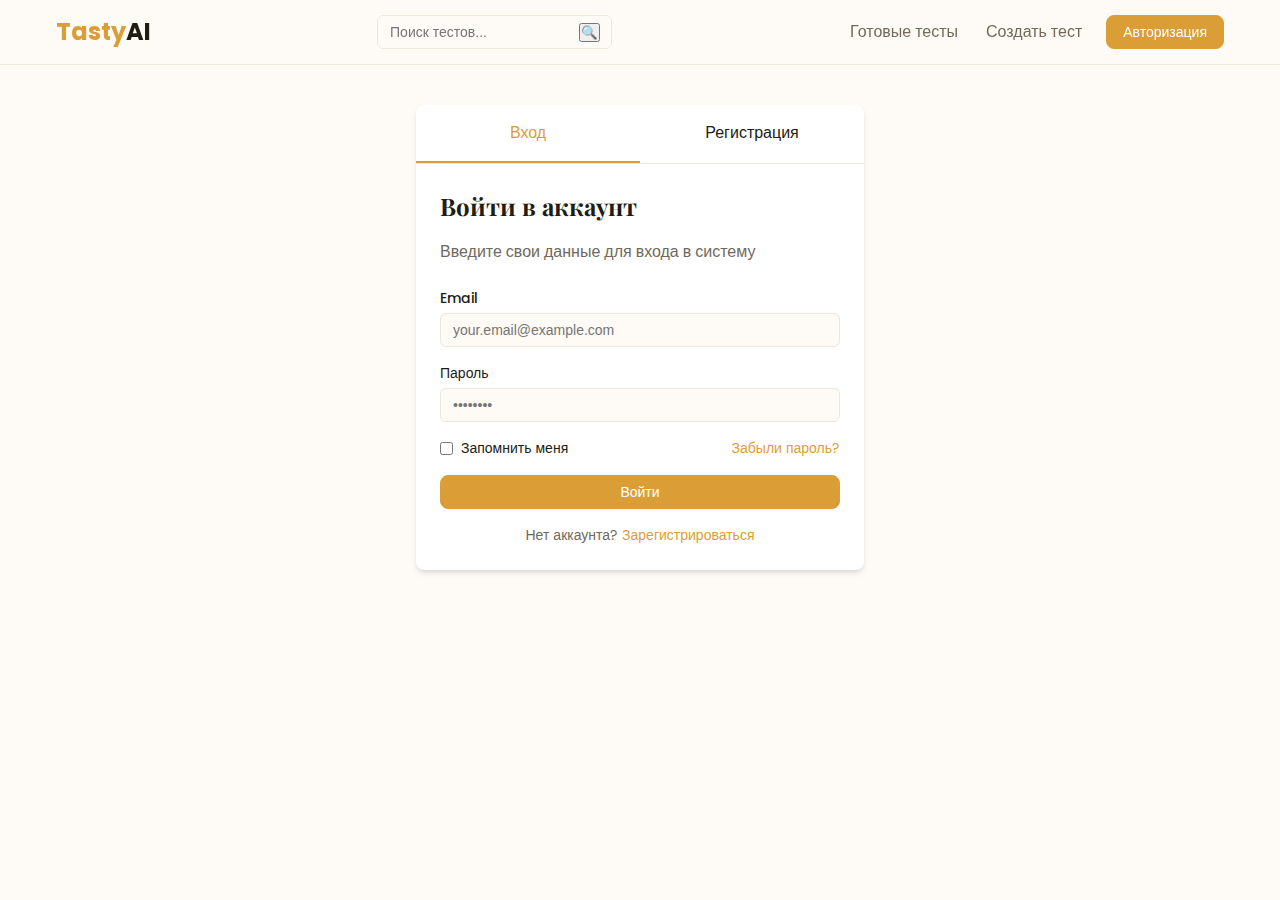
<file: tastyai-project/html/auth.html>
<!DOCTYPE html>
<html lang="ru">
<head>
  <meta charset="UTF-8">
  <meta name="viewport" content="width=device-width, initial-scale=1.0">
  <title>Авторизация - TastyAI</title>
  <link rel="stylesheet" href="../files/css/styles-auth.css">
  <link rel="icon" href="../files/images/favicon.ico">
  <link href="https://fonts.googleapis.com/css2?family=Poppins:wght@300;400;500;600;700&family=Playfair+Display:wght@400;500;600;700&display=swap" rel="stylesheet">
</head>
<body>
  <!-- Хедер -->
  <header class="header">
    <div class="container flex h-16 items-center justify-between">
      <a href="index.html" class="flex items-center gap-2 animate-fade-in">
        <span class="text-2xl font-bold">
          <span class="text-tasty">Tasty</span><span>AI</span>
        </span>
      </a>
      
      <!-- Поисковая строка -->
      <form class="hidden md:flex relative max-w-sm items-center animate-fade-in">
        <input
          type="text"
          placeholder="Поиск тестов..."
          class="w-full rounded-md border border-input bg-background px-3 py-2 text-sm ring-offset-background placeholder:text-muted-foreground focus-visible:outline-none focus-visible:ring-2 focus-visible:ring-ring focus-visible:ring-offset-2 pr-10"
        >
        <button type="submit" class="absolute right-3 text-muted-foreground hover:text-foreground">
          <span class="search-icon">🔍</span>
        </button>
      </form>
      
      <!-- Навигация -->
      <nav class="hidden md:flex items-center gap-1 animate-fade-in">
        <a href="tests.html" class="nav-link">Готовые тесты</a>
        <a href="create-test.html" class="nav-link">Создать тест</a>
        <a href="auth.html">
          <button class="ml-2 bg-tasty border-tasty text-white hover:bg-tasty-dark btn btn-primary">
            Авторизация
          </button>
        </a>
      </nav>
      
      <!-- Мобильное меню -->
      <button class="md:hidden menu-button">
        <span class="menu-icon">☰</span>
      </button>
    </div>
    
    <!-- Мобильное меню (скрыто по умолчанию) -->
    <div class="mobile-menu md:hidden animate-fade-in" style="display: none;">
      <div class="container py-4 flex flex-col gap-4">
        <form class="flex relative items-center">
          <input
            type="text"
            placeholder="Поиск тестов..."
            class="w-full rounded-md border border-input bg-background px-3 py-2 text-sm ring-offset-background placeholder:text-muted-foreground focus-visible:outline-none focus-visible:ring-2 focus-visible:ring-ring focus-visible:ring-offset-2 pr-10"
          >
          <button type="submit" class="absolute right-3 text-muted-foreground hover:text-foreground">
            <span class="search-icon">🔍</span>
          </button>
        </form>
        
        <nav class="flex flex-col items-start gap-3">
          <a href="tests.html" class="text-lg font-medium">Готовые тесты</a>
          <a href="create-test.html" class="text-lg font-medium">Создать тест</a>
          <a href="auth.html">
            <button class="w-full bg-tasty hover:bg-tasty-dark text-white btn btn-primary">
              Авторизация
            </button>
          </a>
        </nav>
      </div>
    </div>
  </header>

  <main class="flex-1">
    <section class="py-10">
      <div class="container px-4 md:px-6">
        <div class="max-w-md mx-auto bg-card rounded-lg shadow-md overflow-hidden animate-fade-in">
          <!-- Табы авторизации -->
          <div class="auth-tabs">
            <div class="auth-tab active" data-tab="login">Вход</div>
            <div class="auth-tab" data-tab="register">Регистрация</div>
          </div>
          
          <!-- Содержимое табов -->
          <div class="p-6">
            <!-- Таб "Вход" -->
            <div class="tab-content active" id="login-tab">
              <h2 class="text-2xl font-bold mb-4">Войти в аккаунт</h2>
              <p class="text-muted-foreground mb-6">
                Введите свои данные для входа в систему
              </p>
              
              <form class="space-y-4">
                <div>
                  <label for="login-email" class="block text-sm font-medium mb-1">
                    Email
                  </label>
                  <input
                    type="email"
                    id="login-email"
                    class="w-full rounded-md border border-input bg-background px-3 py-2 text-sm focus-visible:outline-none focus-visible:ring-2 focus-visible:ring-ring"
                    placeholder="your.email@example.com"
                  />
                </div>
                
                <div>
                  <label for="login-password" class="block text-sm font-medium mb-1">
                    Пароль
                  </label>
                  <input
                    type="password"
                    id="login-password"
                    class="w-full rounded-md border border-input bg-background px-3 py-2 text-sm focus-visible:outline-none focus-visible:ring-2 focus-visible:ring-ring"
                    placeholder="••••••••"
                  />
                </div>
                
                <div class="flex items-center justify-between">
                  <label class="flex items-center">
                    <input type="checkbox" class="mr-2" />
                    <span class="text-sm">Запомнить меня</span>
                  </label>
                  
                  <a href="#" class="text-sm text-tasty hover:underline">Забыли пароль?</a>
                </div>
                
                <button type="submit" class="w-full bg-tasty hover:bg-tasty-dark text-white btn btn-primary py-2">
                  Войти
                </button>
                
                <div class="text-center mt-4">
                  <p class="text-sm text-muted-foreground">
                    Нет аккаунта?
                    <a href="#" class="text-tasty hover:underline auth-switch" data-target="register">Зарегистрироваться</a>
                  </p>
                </div>
              </form>
            </div>
            
            <!-- Таб "Регистрация" -->
            <div class="tab-content" id="register-tab" style="display: none;">
              <h2 class="text-2xl font-bold mb-4">Создать аккаунт</h2>
              <p class="text-muted-foreground mb-6">
                Зарегистрируйтесь, чтобы получить доступ ко всем функциям платформы
              </p>
              
              <form class="space-y-4">
                <div>
                  <label for="register-name" class="block text-sm font-medium mb-1">
                    Имя
                  </label>
                  <input
                    type="text"
                    id="register-name"
                    class="w-full rounded-md border border-input bg-background px-3 py-2 text-sm focus-visible:outline-none focus-visible:ring-2 focus-visible:ring-ring"
                    placeholder="Ваше имя"
                  />
                </div>
                
                <div>
                  <label for="register-email" class="block text-sm font-medium mb-1">
                    Email
                  </label>
                  <input
                    type="email"
                    id="register-email"
                    class="w-full rounded-md border border-input bg-background px-3 py-2 text-sm focus-visible:outline-none focus-visible:ring-2 focus-visible:ring-ring"
                    placeholder="your.email@example.com"
                  />
                </div>
                
                <div>
                  <label for="register-password" class="block text-sm font-medium mb-1">
                    Пароль
                  </label>
                  <input
                    type="password"
                    id="register-password"
                    class="w-full rounded-md border border-input bg-background px-3 py-2 text-sm focus-visible:outline-none focus-visible:ring-2 focus-visible:ring-ring"
                    placeholder="••••••••"
                  />
                </div>
                
                <div>
                  <label for="register-password-confirm" class="block text-sm font-medium mb-1">
                    Подтверждение пароля
                  </label>
                  <input
                    type="password"
                    id="register-password-confirm"
                    class="w-full rounded-md border border-input bg-background px-3 py-2 text-sm focus-visible:outline-none focus-visible:ring-2 focus-visible:ring-ring"
                    placeholder="••••••••"
                  />
                </div>
                
                <label class="flex items-center">
                  <input type="checkbox" class="mr-2" />
                  <span class="text-sm">Я согласен с <a href="#" class="text-tasty hover:underline">условиями использования</a></span>
                </label>
                
                <button type="submit" class="w-full bg-tasty hover:bg-tasty-dark text-white btn btn-primary py-2">
                  Зарегистрироваться
                </button>
                
                <div class="text-center mt-4">
                  <p class="text-sm text-muted-foreground">
                    Уже есть аккаунт?
                    <a href="#" class="text-tasty hover:underline auth-switch" data-target="login">Войти</a>
                  </p>
                </div>
              </form>
            </div>
          </div>
        </div>
      </div>
    </section>
  </main>

  <script src="../files/js/auth.js"></script>
</body>
</html>
</file>
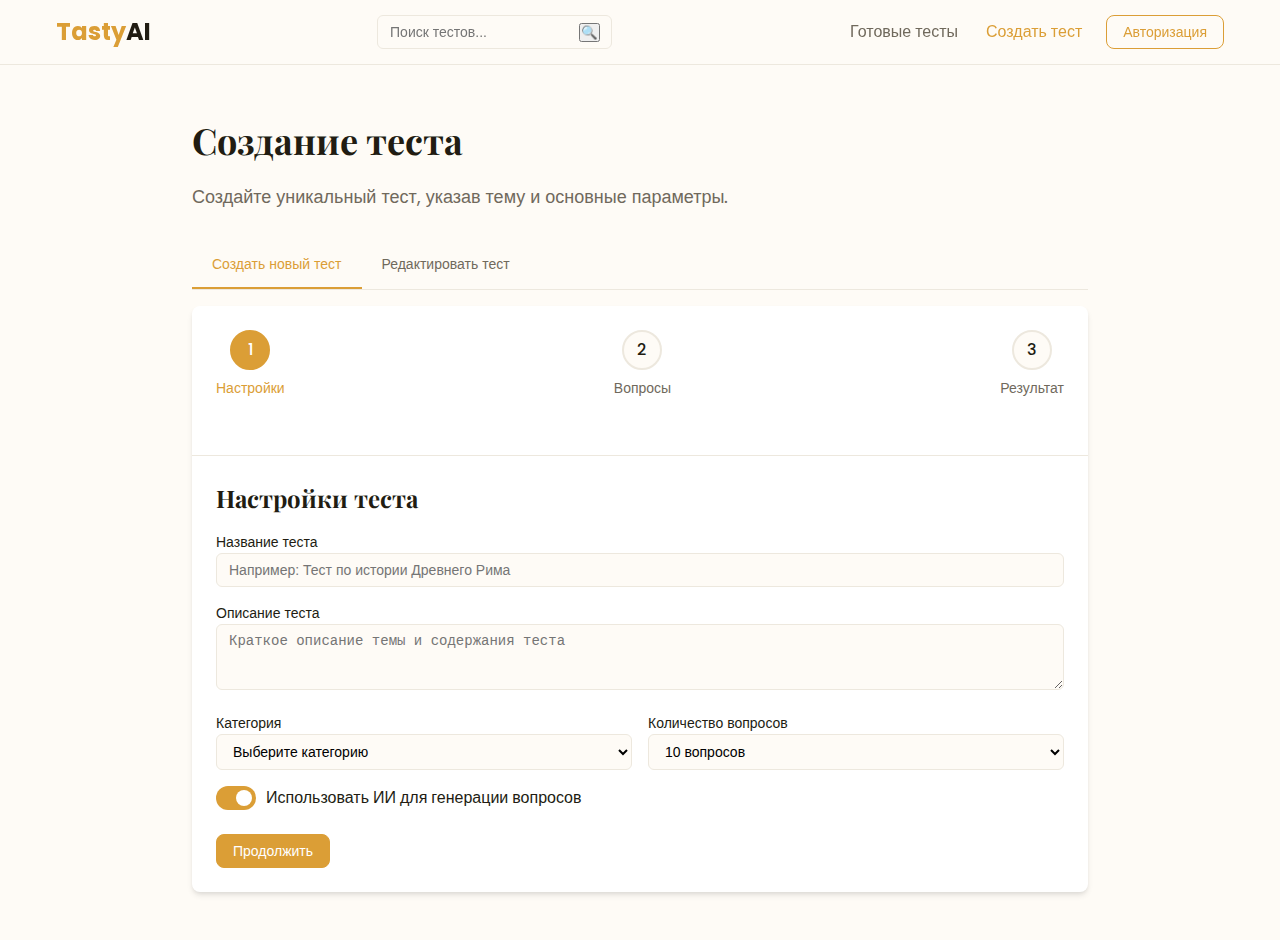
<file: tastyai-project/html/create-test.html>
<!DOCTYPE html>
<html lang="ru">
<head>
  <meta charset="UTF-8">
  <meta name="viewport" content="width=device-width, initial-scale=1.0">
  <title>Создать тест - TastyAI</title>
  <link rel="stylesheet" href="../files/css/styles-create-test.css">
  <link rel="icon" href="../files/images/favicon.ico">
  <link href="https://fonts.googleapis.com/css2?family=Poppins:wght@300;400;500;600;700&family=Playfair+Display:wght@400;500;600;700&display=swap" rel="stylesheet">
</head>
<body>
  <!-- Хедер -->
  <header class="header">
    <div class="container flex h-16 items-center justify-between">
      <a href="index.html" class="flex items-center gap-2 animate-fade-in">
        <span class="text-2xl font-bold">
          <span class="text-tasty">Tasty</span><span>AI</span>
        </span>
      </a>
      
      <!-- Поисковая строка -->
      <form class="hidden md:flex relative max-w-sm items-center animate-fade-in">
        <input
          type="text"
          placeholder="Поиск тестов..."
          class="w-full rounded-md border border-input bg-background px-3 py-2 text-sm ring-offset-background placeholder:text-muted-foreground focus-visible:outline-none focus-visible:ring-2 focus-visible:ring-ring focus-visible:ring-offset-2 pr-10"
        >
        <button type="submit" class="absolute right-3 text-muted-foreground hover:text-foreground">
          <span class="search-icon">🔍</span>
        </button>
      </form>
      
      <!-- Навигация -->
      <nav class="hidden md:flex items-center gap-1 animate-fade-in">
        <a href="tests.html" class="nav-link">Готовые тесты</a>
        <a href="create-test.html" class="nav-link text-tasty">Создать тест</a>
        <a href="auth.html">
          <button class="ml-2 border-tasty text-tasty hover:bg-tasty hover:text-white btn btn-outline">
            Авторизация
          </button>
        </a>
      </nav>
      
      <!-- Мобильное меню -->
      <button class="md:hidden menu-button">
        <span class="menu-icon">☰</span>
      </button>
    </div>
    
    <!-- Мобильное меню (скрыто по умолчанию) -->
    <div class="mobile-menu md:hidden animate-fade-in" style="display: none;">
      <div class="container py-4 flex flex-col gap-4">
        <form class="flex relative items-center">
          <input
            type="text"
            placeholder="Поиск тестов..."
            class="w-full rounded-md border border-input bg-background px-3 py-2 text-sm ring-offset-background placeholder:text-muted-foreground focus-visible:outline-none focus-visible:ring-2 focus-visible:ring-ring focus-visible:ring-offset-2 pr-10"
          >
          <button type="submit" class="absolute right-3 text-muted-foreground hover:text-foreground">
            <span class="search-icon">🔍</span>
          </button>
        </form>
        
        <nav class="flex flex-col items-start gap-3">
          <a href="tests.html" class="text-lg font-medium">Готовые тесты</a>
          <a href="create-test.html" class="text-lg font-medium text-tasty">Создать тест</a>
          <a href="auth.html">
            <button class="w-full bg-tasty hover:bg-tasty-dark text-white btn btn-primary">
              Авторизация
            </button>
          </a>
        </nav>
      </div>
    </div>
  </header>

  <main class="flex-1">
    <section class="py-12">
      <div class="container px-4 md:px-6">
        <div class="max-w-4xl mx-auto">
          <div class="mb-8 animate-fade-in">
            <h1 class="text-3xl md:text-4xl font-bold mb-4">Создание теста</h1>
            <p class="text-lg text-muted-foreground">
              Создайте уникальный тест, указав тему и основные параметры.
            </p>
          </div>
          
          <!-- Режим редактирования или создания -->
          <div class="edit-tabs animate-fade-in">
            <div class="edit-tab active" data-tab="create">Создать новый тест</div>
            <div class="edit-tab" data-tab="edit">Редактировать тест</div>
          </div>
          
          <!-- Содержимое табов -->
          <div class="bg-card rounded-lg shadow-md overflow-hidden animate-fade-in">
            <!-- Содержимое таба "Создать" -->
            <div class="tab-content active" id="create-tab">
              <!-- Индикатор шагов -->
              <div class="p-6 border-b">
                <div class="stepper">
                  <div class="step active">
                    <div class="step-circle">1</div>
                    <span class="step-label">Настройки</span>
                  </div>
                  <div class="step">
                    <div class="step-circle">2</div>
                    <span class="step-label">Вопросы</span>
                  </div>
                  <div class="step">
                    <div class="step-circle">3</div>
                    <span class="step-label">Результат</span>
                  </div>
                </div>
              </div>
              
              <!-- Содержимое шагов -->
              <div class="p-6">
                <!-- Шаг 1: Настройки -->
                <div class="step-content active">
                  <h2 class="text-xl font-bold mb-4">Настройки теста</h2>
                  <form class="space-y-4">
                    <div>
                      <label for="test-title" class="block text-sm font-medium mb-1">
                        Название теста
                      </label>
                      <input
                        type="text"
                        id="test-title"
                        class="w-full rounded-md border border-input bg-background px-3 py-2 text-sm focus-visible:outline-none focus-visible:ring-2 focus-visible:ring-ring"
                        placeholder="Например: Тест по истории Древнего Рима"
                      />
                    </div>
                    
                    <div>
                      <label for="test-description" class="block text-sm font-medium mb-1">
                        Описание теста
                      </label>
                      <textarea
                        id="test-description"
                        rows="3"
                        class="w-full rounded-md border border-input bg-background px-3 py-2 text-sm focus-visible:outline-none focus-visible:ring-2 focus-visible:ring-ring"
                        placeholder="Краткое описание темы и содержания теста"
                      ></textarea>
                    </div>
                    
                    <div class="grid grid-cols-1 md:grid-cols-2 gap-4">
                      <div>
                        <label for="test-category" class="block text-sm font-medium mb-1">
                          Категория
                        </label>
                        <select
                          id="test-category"
                          class="w-full rounded-md border border-input bg-background px-3 py-2 text-sm focus-visible:outline-none focus-visible:ring-2 focus-visible:ring-ring"
                        >
                          <option value="" disabled selected>Выберите категорию</option>
                          <option value="science">Наука</option>
                          <option value="history">История</option>
                          <option value="art">Искусство</option>
                          <option value="tech">Технологии</option>
                          <option value="fun">Развлечения</option>
                        </select>
                      </div>
                      
                      <div>
                        <label for="test-questions" class="block text-sm font-medium mb-1">
                          Количество вопросов
                        </label>
                        <select
                          id="test-questions"
                          class="w-full rounded-md border border-input bg-background px-3 py-2 text-sm focus-visible:outline-none focus-visible:ring-2 focus-visible:ring-ring"
                        >
                          <option value="5">5 вопросов</option>
                          <option value="10" selected>10 вопросов</option>
                          <option value="15">15 вопросов</option>
                          <option value="20">20 вопросов</option>
                        </select>
                      </div>
                    </div>
                    
                    <!-- Переключатель для использования ИИ -->
                    <div class="switch-container">
                      <label class="switch">
                        <input type="checkbox" id="use-ai" checked>
                        <span class="slider"></span>
                      </label>
                      <span>Использовать ИИ для генерации вопросов</span>
                    </div>
                  </form>
                  
                  <div class="mt-6 flex justify-end">
                    <button class="bg-tasty hover:bg-tasty-dark text-white btn btn-primary step-next">
                      Продолжить
                    </button>
                  </div>
                </div>
                
                <!-- Шаг 2: Вопросы -->
                <div class="step-content" style="display: none;">
                  <h2 class="text-xl font-bold mb-4">Создание вопросов</h2>
                  
                  <div id="ai-mode">
                    <p class="text-muted-foreground mb-6">
                      На основе ваших настроек искусственный интеллект создаст уникальные вопросы для теста.
                    </p>
                    
                    <div class="mb-6">
                      <label for="test-prompt" class="block text-sm font-medium mb-1">
                        Дополнительные указания (необязательно)
                      </label>
                      <textarea
                        id="test-prompt"
                        rows="4"
                        class="w-full rounded-md border border-input bg-background px-3 py-2 text-sm focus-visible:outline-none focus-visible:ring-2 focus-visible:ring-ring"
                        placeholder="Укажите особые пожелания к содержанию теста, например: 'сфокусироваться на периоде правления Юлия Цезаря' или 'включить вопросы о культуре и архитектуре'"
                      ></textarea>
                    </div>
                    
                    <div class="text-center mt-8">
                      <button
                        id="generate-test"
                        class="bg-tasty hover:bg-tasty-dark text-white btn btn-primary px-6 py-3"
                      >
                        Сгенерировать вопросы
                      </button>
                    </div>
                  </div>
                  
                  <div id="manual-mode" style="display: none;">
                    <p class="text-muted-foreground mb-6">
                      Создайте вопросы для теста вручную, заполнив форму ниже.
                    </p>
                    
                    <div class="mb-4">
                      <h3 class="font-medium mb-2">Вопрос 1</h3>
                      <div class="space-y-3 border rounded-md p-4">
                        <div>
                          <label class="block text-sm font-medium mb-1">Текст вопроса</label>
                          <input
                            type="text"
                            class="w-full rounded-md border border-input bg-background px-3 py-2 text-sm"
                            placeholder="Введите вопрос"
                          />
                        </div>
                        
                        <div>
                          <label class="block text-sm font-medium mb-1">Варианты ответов</label>
                          <div class="space-y-2">
                            <div class="flex items-center gap-2">
                              <input type="radio" name="correct-1" checked />
                              <input
                                type="text"
                                class="w-full rounded-md border border-input bg-background px-3 py-2 text-sm"
                                placeholder="Вариант ответа 1"
                              />
                            </div>
                            <div class="flex items-center gap-2">
                              <input type="radio" name="correct-1" />
                              <input
                                type="text"
                                class="w-full rounded-md border border-input bg-background px-3 py-2 text-sm"
                                placeholder="Вариант ответа 2"
                              />
                            </div>
                            <div class="flex items-center gap-2">
                              <input type="radio" name="correct-1" />
                              <input
                                type="text"
                                class="w-full rounded-md border border-input bg-background px-3 py-2 text-sm"
                                placeholder="Вариант ответа 3"
                              />
                            </div>
                            <div class="flex items-center gap-2">
                              <input type="radio" name="correct-1" />
                              <input
                                type="text"
                                class="w-full rounded-md border border-input bg-background px-3 py-2 text-sm"
                                placeholder="Вариант ответа 4"
                              />
                            </div>
                          </div>
                        </div>
                      </div>
                    </div>
                    
                    <div class="flex justify-center mt-4">
                      <button class="border border-input hover:bg-muted text-foreground btn btn-outline add-question-button">
                        + Добавить вопрос
                      </button>
                    </div>
                  </div>
                  
                  <div class="mt-6 flex justify-between">
                    <button class="border border-input hover:bg-muted text-foreground btn btn-outline step-prev">
                      Назад
                    </button>
                    <button class="bg-tasty hover:bg-tasty-dark text-white btn btn-primary step-next">
                      Продолжить
                    </button>
                  </div>
                </div>
                
                <!-- Шаг 3: Результат -->
                <div class="step-content" style="display: none;">
                  <div class="text-center mb-6">
                    <div class="inline-flex p-4 rounded-full bg-tasty/10 mb-4">
                      <span class="text-tasty text-4xl">✓</span>
                    </div>
                    <h2 class="text-xl font-bold mb-2">Тест успешно создан!</h2>
                    <p class="text-muted-foreground">
                      Ваш тест готов к использованию. Вы можете поделиться им или начать прохождение.
                    </p>
                  </div>
                  
                  <div class="bg-secondary/50 rounded-lg p-4 mb-6">
                    <h3 class="font-medium mb-2">Информация о тесте</h3>
                    <ul class="space-y-1 text-sm">
                      <li><span class="text-muted-foreground">Название:</span> Тест по истории Древнего Рима</li>
                      <li><span class="text-muted-foreground">Категория:</span> История</li>
                      <li><span class="text-muted-foreground">Количество вопросов:</span> 10</li>
                    </ul>
                  </div>
                  
                  <div class="flex flex-col sm:flex-row gap-4">
                    <a href="solve-test.html" class="w-full">
                      <button class="w-full bg-tasty hover:bg-tasty-dark text-white btn btn-primary">
                        Пройти тест
                      </button>
                    </a>
                    <button class="w-full border-tasty text-tasty hover:bg-tasty/10 btn btn-outline">
                      Поделиться
                    </button>
                  </div>
                  
                  <div class="mt-6 flex justify-start">
                    <button class="border border-input hover:bg-muted text-foreground btn btn-outline step-prev">
                      Назад
                    </button>
                  </div>
                </div>
              </div>
            </div>
            
            <!-- Содержимое таба "Редактировать" -->
            <div class="tab-content" id="edit-tab" style="display: none;">
              <div class="p-6">
                <h2 class="text-xl font-bold mb-4">Редактирование теста</h2>
                <p class="text-muted-foreground mb-6">
                  Выберите тест для редактирования из списка ваших тестов.
                </p>
                
                <div class="mb-6">
                  <label for="edit-test-select" class="block text-sm font-medium mb-1">
                    Выберите тест
                  </label>
                  <select
                    id="edit-test-select"
                    class="w-full rounded-md border border-input bg-background px-3 py-2 text-sm focus-visible:outline-none focus-visible:ring-2 focus-visible:ring-ring"
                  >
                    <option value="" disabled selected>Выберите тест для редактирования</option>
                    <option value="test1">Космическая одиссея</option>
                    <option value="test2">Величайшие открытия</option>
                    <option value="test3">Мир искусственного интеллекта</option>
                  </select>
                </div>
                
                <div id="edit-test-form" class="space-y-4" style="display: none;">
                  <div>
                    <label for="edit-test-title" class="block text-sm font-medium mb-1">
                      Название теста
                    </label>
                    <input
                      type="text"
                      id="edit-test-title"
                      class="w-full rounded-md border border-input bg-background px-3 py-2 text-sm focus-visible:outline-none focus-visible:ring-2 focus-visible:ring-ring"
                      value="Космическая одиссея"
                    />
                  </div>
                  
                  <div>
                    <label for="edit-test-description" class="block text-sm font-medium mb-1">
                      Описание теста
                    </label>
                    <textarea
                      id="edit-test-description"
                      rows="3"
                      class="w-full rounded-md border border-input bg-background px-3 py-2 text-sm focus-visible:outline-none focus-visible:ring-2 focus-visible:ring-ring"
                    >Проверьте свои знания о космических исследованиях, планетах и звездных системах.</textarea>
                  </div>
                  
                  <div>
                    <label for="edit-test-category" class="block text-sm font-medium mb-1">
                      Категория
                    </label>
                    <select
                      id="edit-test-category"
                      class="w-full rounded-md border border-input bg-background px-3 py-2 text-sm focus-visible:outline-none focus-visible:ring-2 focus-visible:ring-ring"
                    >
                      <option value="science" selected>Наука</option>
                      <option value="history">История</option>
                      <option value="art">Искусство</option>
                      <option value="tech">Технологии</option>
                      <option value="fun">Развлечения</option>
                    </select>
                  </div>
                  
                  <div>
                    <label for="edit-test-questions" class="block text-sm font-medium mb-1">
                      Количество вопросов
                    </label>
                    <select
                      id="edit-test-questions"
                      class="w-full rounded-md border border-input bg-background px-3 py-2 text-sm focus-visible:outline-none focus-visible:ring-2 focus-visible:ring-ring"
                    >
                      <option value="5">5 вопросов</option>
                      <option value="10">10 вопросов</option>
                      <option value="15" selected>15 вопросов</option>
                      <option value="20">20 вопросов</option>
                    </select>
                  </div>
                  
                  <h3 class="text-lg font-medium mt-6 mb-3">Список вопросов</h3>
                  
                  <div class="mb-4">
                    <div class="flex justify-between items-center mb-2">
                      <h4 class="font-medium">Вопрос 1</h4>
                      <div class="flex gap-2">
                        <button class="text-sm text-tasty hover:underline edit-question-button" data-question="1">Редактировать</button>
                        <button class="text-sm text-red-500 hover:underline delete-question-button" data-question="1">Удалить</button>
                      </div>
                    </div>
                    <p class="text-sm text-muted-foreground">Какая планета является самой большой в Солнечной системе?</p>
                  </div>
                  
                  <div class="mb-4">
                    <div class="flex justify-between items-center mb-2">
                      <h4 class="font-medium">Вопрос 2</h4>
                      <div class="flex gap-2">
                        <button class="text-sm text-tasty hover:underline edit-question-button" data-question="2">Редактировать</button>
                        <button class="text-sm text-red-500 hover:underline delete-question-button" data-question="2">Удалить</button>
                      </div>
                    </div>
                    <p class="text-sm text-muted-foreground">Кто был первым человеком, полетевшим в космос?</p>
                  </div>
                  
                  <div class="mb-4">
                    <div class="flex justify-between items-center mb-2">
                      <h4 class="font-medium">Вопрос 3</h4>
                      <div class="flex gap-2">
                        <button class="text-sm text-tasty hover:underline edit-question-button" data-question="3">Редактировать</button>
                        <button class="text-sm text-red-500 hover:underline delete-question-button" data-question="3">Удалить</button>
                      </div>
                    </div>
                    <p class="text-sm text-muted-foreground">Какое приблизительное расстояние от Земли до Солнца?</p>
                  </div>
                  
                  <div class="flex justify-between mt-6">
                    <button class="border border-input hover:bg-muted text-foreground btn btn-outline add-question-button">
                      + Добавить вопрос
                    </button>
                    <button id="save-edit-button" class="bg-tasty hover:bg-tasty-dark text-white btn btn-primary">
                      Сохранить изменения
                    </button>
                  </div>
                </div>
              </div>
            </div>
          </div>
        </div>
      </div>
    </section>
  </main>

  <script src="../files/js/create-test.js"></script>
</body>
</html>
</file>
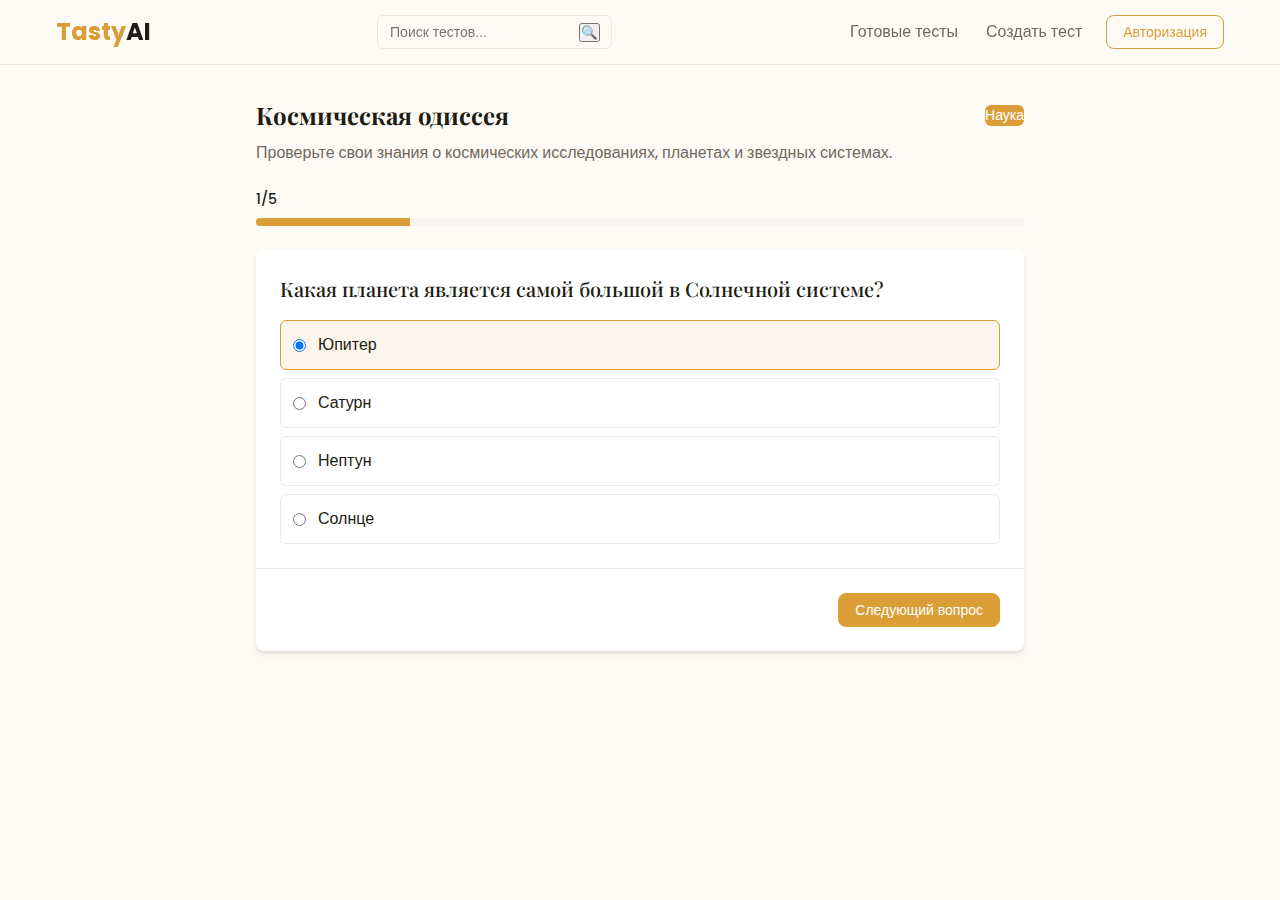
<file: tastyai-project/html/solve-test.html>
<!DOCTYPE html>
<html lang="ru">
<head>
  <meta charset="UTF-8">
  <meta name="viewport" content="width=device-width, initial-scale=1.0">
  <title>Прохождение теста - TastyAI</title>
  <link rel="stylesheet" href="../files/css/styles-solve-test.css">
  <link rel="icon" href="../files/images/favicon.ico">
  <link href="https://fonts.googleapis.com/css2?family=Poppins:wght@300;400;500;600;700&family=Playfair+Display:wght@400;500;600;700&display=swap" rel="stylesheet">
</head>
<body>
  <!-- Хедер -->
  <header class="header">
    <div class="container flex h-16 items-center justify-between">
      <a href="index.html" class="flex items-center gap-2 animate-fade-in">
        <span class="text-2xl font-bold">
          <span class="text-tasty">Tasty</span><span>AI</span>
        </span>
      </a>
      
      <!-- Поисковая строка -->
      <form class="hidden md:flex relative max-w-sm items-center animate-fade-in">
        <input
          type="text"
          placeholder="Поиск тестов..."
          class="w-full rounded-md border border-input bg-background px-3 py-2 text-sm ring-offset-background placeholder:text-muted-foreground focus-visible:outline-none focus-visible:ring-2 focus-visible:ring-ring focus-visible:ring-offset-2 pr-10"
        >
        <button type="submit" class="absolute right-3 text-muted-foreground hover:text-foreground">
          <span class="search-icon">🔍</span>
        </button>
      </form>
      
      <!-- Навигация -->
      <nav class="hidden md:flex items-center gap-1 animate-fade-in">
        <a href="tests.html" class="nav-link">Готовые тесты</a>
        <a href="create-test.html" class="nav-link">Создать тест</a>
        <a href="auth.html">
          <button class="ml-2 border-tasty text-tasty hover:bg-tasty hover:text-white btn btn-outline">
            Авторизация
          </button>
        </a>
      </nav>
      
      <!-- Мобильное меню -->
      <button class="md:hidden menu-button">
        <span class="menu-icon">☰</span>
      </button>
    </div>
    
    <!-- Мобильное меню (скрыто по умолчанию) -->
    <div class="mobile-menu md:hidden animate-fade-in" style="display: none;">
      <div class="container py-4 flex flex-col gap-4">
        <form class="flex relative items-center">
          <input
            type="text"
            placeholder="Поиск тестов..."
            class="w-full rounded-md border border-input bg-background px-3 py-2 text-sm ring-offset-background placeholder:text-muted-foreground focus-visible:outline-none focus-visible:ring-2 focus-visible:ring-ring focus-visible:ring-offset-2 pr-10"
          >
          <button type="submit" class="absolute right-3 text-muted-foreground hover:text-foreground">
            <span class="search-icon">🔍</span>
          </button>
        </form>
        
        <nav class="flex flex-col items-start gap-3">
          <a href="tests.html" class="text-lg font-medium">Готовые тесты</a>
          <a href="create-test.html" class="text-lg font-medium">Создать тест</a>
          <a href="auth.html">
            <button class="w-full bg-tasty hover:bg-tasty-dark text-white btn btn-primary">
              Авторизация
            </button>
          </a>
        </nav>
      </div>
    </div>
  </header>

  <main class="flex-1">
    <section class="py-8">
      <div class="container px-4 md:px-6">
        <div class="max-w-3xl mx-auto animate-fade-in">
          <div class="mb-6">
            <div class="flex justify-between items-center mb-2">
              <h1 class="text-2xl font-bold">Космическая одиссея</h1>
              <span class="text-sm bg-tasty text-white px-2 py-1 rounded-md">Наука</span>
            </div>
            <p class="text-muted-foreground">
              Проверьте свои знания о космических исследованиях, планетах и звездных системах.
            </p>
          </div>
          
          <!-- Прогресс и номер вопроса -->
          <div class="mb-6">
            <div class="flex justify-between items-center mb-2">
              <span class="text-sm font-medium question-counter">1/5</span>
            </div>
            <div class="progress-container">
              <div class="progress-bar" style="width: 20%"></div>
            </div>
          </div>
          
          <!-- Контент теста -->
          <div class="bg-card rounded-lg shadow-md overflow-hidden">
            <!-- Вопрос 1 -->
            <div class="question-content active">
              <div class="p-6 border-b">
                <h2 class="text-xl font-medium mb-4">Какая планета является самой большой в Солнечной системе?</h2>
                
                <div class="space-y-2">
                  <div class="answer-option selected" data-question="0" data-answer="0">
                    <input type="radio" id="q1-a1" name="question1" checked />
                    <label for="q1-a1">Юпитер</label>
                  </div>
                  <div class="answer-option" data-question="0" data-answer="1">
                    <input type="radio" id="q1-a2" name="question1" />
                    <label for="q1-a2">Сатурн</label>
                  </div>
                  <div class="answer-option" data-question="0" data-answer="2">
                    <input type="radio" id="q1-a3" name="question1" />
                    <label for="q1-a3">Нептун</label>
                  </div>
                  <div class="answer-option" data-question="0" data-answer="3">
                    <input type="radio" id="q1-a4" name="question1" />
                    <label for="q1-a4">Солнце</label>
                  </div>
                </div>
              </div>
              
              <div class="p-6 flex justify-end">
                <button class="bg-tasty hover:bg-tasty-dark text-white btn btn-primary next-question">
                  Следующий вопрос
                </button>
              </div>
            </div>
            
            <!-- Вопрос 2 -->
            <div class="question-content">
              <div class="p-6 border-b">
                <h2 class="text-xl font-medium mb-4">Кто был первым человеком, полетевшим в космос?</h2>
                
                <div class="space-y-2">
                  <div class="answer-option" data-question="1" data-answer="0">
                    <input type="radio" id="q2-a1" name="question2" />
                    <label for="q2-a1">Нил Армстронг</label>
                  </div>
                  <div class="answer-option" data-question="1" data-answer="1">
                    <input type="radio" id="q2-a2" name="question2" />
                    <label for="q2-a2">Баз Олдрин</label>
                  </div>
                  <div class="answer-option selected" data-question="1" data-answer="2">
                    <input type="radio" id="q2-a3" name="question2" checked />
                    <label for="q2-a3">Юрий Гагарин</label>
                  </div>
                  <div class="answer-option" data-question="1" data-answer="3">
                    <input type="radio" id="q2-a4" name="question2" />
                    <label for="q2-a4">Валентина Терешкова</label>
                  </div>
                </div>
              </div>
              
              <div class="p-6 flex justify-between">
                <button class="border border-input hover:bg-muted text-foreground btn btn-outline prev-question">
                  Назад
                </button>
                <button class="bg-tasty hover:bg-tasty-dark text-white btn btn-primary next-question">
                  Следующий вопрос
                </button>
              </div>
            </div>
            
            <!-- Вопрос 3 -->
            <div class="question-content">
              <div class="p-6 border-b">
                <h2 class="text-xl font-medium mb-4">Какое приблизительное расстояние от Земли до Солнца?</h2>
                
                <div class="space-y-2">
                  <div class="answer-option" data-question="2" data-answer="0">
                    <input type="radio" id="q3-a1" name="question3" />
                    <label for="q3-a1">1 миллион километров</label>
                  </div>
                  <div class="answer-option selected" data-question="2" data-answer="1">
                    <input type="radio" id="q3-a2" name="question3" checked />
                    <label for="q3-a2">150 миллионов километров</label>
                  </div>
                  <div class="answer-option" data-question="2" data-answer="2">
                    <input type="radio" id="q3-a3" name="question3" />
                    <label for="q3-a3">300 миллионов километров</label>
                  </div>
                  <div class="answer-option" data-question="2" data-answer="3">
                    <input type="radio" id="q3-a4" name="question3" />
                    <label for="q3-a4">1 миллиард километров</label>
                  </div>
                </div>
              </div>
              
              <div class="p-6 flex justify-between">
                <button class="border border-input hover:bg-muted text-foreground btn btn-outline prev-question">
                  Назад
                </button>
                <button class="bg-tasty hover:bg-tasty-dark text-white btn btn-primary next-question">
                  Следующий вопрос
                </button>
              </div>
            </div>
            
            <!-- Вопрос 4 -->
            <div class="question-content">
              <div class="p-6 border-b">
                <h2 class="text-xl font-medium mb-4">Какая галактика находится ближе всего к Млечному Пути?</h2>
                
                <div class="space-y-2">
                  <div class="answer-option selected" data-question="3" data-answer="0">
                    <input type="radio" id="q4-a1" name="question4" checked />
                    <label for="q4-a1">Галактика Андромеды</label>
                  </div>
                  <div class="answer-option" data-question="3" data-answer="1">
                    <input type="radio" id="q4-a2" name="question4" />
                    <label for="q4-a2">Большое Магелланово Облако</label>
                  </div>
                  <div class="answer-option" data-question="3" data-answer="2">
                    <input type="radio" id="q4-a3" name="question4" />
                    <label for="q4-a3">Галактика Сомбреро</label>
                  </div>
                  <div class="answer-option" data-question="3" data-answer="3">
                    <input type="radio" id="q4-a4" name="question4" />
                    <label for="q4-a4">Галактика Треугольника</label>
                  </div>
                </div>
              </div>
              
              <div class="p-6 flex justify-between">
                <button class="border border-input hover:bg-muted text-foreground btn btn-outline prev-question">
                  Назад
                </button>
                <button class="bg-tasty hover:bg-tasty-dark text-white btn btn-primary next-question">
                  Следующий вопрос
                </button>
              </div>
            </div>
            
            <!-- Вопрос 5 -->
            <div class="question-content">
              <div class="p-6 border-b">
                <h2 class="text-xl font-medium mb-4">Какое космическое тело вызывает приливы и отливы на Земле?</h2>
                
                <div class="space-y-2">
                  <div class="answer-option" data-question="4" data-answer="0">
                    <input type="radio" id="q5-a1" name="question5" />
                    <label for="q5-a1">Солнце</label>
                  </div>
                  <div class="answer-option" data-question="4" data-answer="1">
                    <input type="radio" id="q5-a2" name="question5" />
                    <label for="q5-a2">Марс</label>
                  </div>
                  <div class="answer-option" data-question="4" data-answer="2">
                    <input type="radio" id="q5-a3" name="question5" />
                    <label for="q5-a3">Юпитер</label>
                  </div>
                  <div class="answer-option selected" data-question="4" data-answer="3">
                    <input type="radio" id="q5-a4" name="question5" checked />
                    <label for="q5-a4">Луна</label>
                  </div>
                </div>
              </div>
              
              <div class="p-6 flex justify-between">
                <button class="border border-input hover:bg-muted text-foreground btn btn-outline prev-question">
                  Назад
                </button>
                <button id="submit-test" class="bg-tasty hover:bg-tasty-dark text-white btn btn-primary">
                  Завершить тест
                </button>
              </div>
            </div>
            
            <!-- Результаты теста (скрыты до завершения) -->
            <div id="test-results" style="display: none;">
              <div class="p-6 border-b">
                <div class="result-summary">
                  <div class="result-circle">4/5</div>
                  <div class="result-text">Отличный результат!</div>
                  <p class="text-muted-foreground">
                    Вы показали хорошие знания о космосе и астрономии.
                  </p>
                </div>
                
                <div class="result-stats">
                  <div class="stat-box">
                    <div class="stat-value" id="correct-answers">4</div>
                    <div class="stat-label">Правильных ответов</div>
                  </div>
                  <div class="stat-box">
                    <div class="stat-value" id="total-questions">5</div>
                    <div class="stat-label">Всего вопросов</div>
                  </div>
                  <div class="stat-box">
                    <div class="stat-value" id="accuracy">80%</div>
                    <div class="stat-label">Точность</div>
                  </div>
                </div>
                
                <div class="space-y-4 mt-6">
                  <h3 class="font-medium mb-2">Ваши ответы:</h3>
                  
                  <div class="p-4 bg-secondary/50 rounded-lg">
                    <p class="font-medium mb-1">1. Какая планета является самой большой в Солнечной системе?</p>
                    <p class="text-sm">
                      <span class="text-correct">✓</span> Ваш ответ: <strong>Юпитер</strong> (правильный)
                    </p>
                  </div>
                  
                  <div class="p-4 bg-secondary/50 rounded-lg">
                    <p class="font-medium mb-1">2. Кто был первым человеком, полетевшим в космос?</p>
                    <p class="text-sm">
                      <span class="text-correct">✓</span> Ваш ответ: <strong>Юрий Гагарин</strong> (правильный)
                    </p>
                  </div>
                  
                  <div class="p-4 bg-secondary/50 rounded-lg">
                    <p class="font-medium mb-1">3. Какое приблизительное расстояние от Земли до Солнца?</p>
                    <p class="text-sm">
                      <span class="text-correct">✓</span> Ваш ответ: <strong>150 миллионов километров</strong> (правильный)
                    </p>
                  </div>
                  
                  <div class="p-4 bg-secondary/50 rounded-lg">
                    <p class="font-medium mb-1">4. Какая галактика находится ближе всего к Млечному Пути?</p>
                    <p class="text-sm">
                      <span class="text-correct">✓</span> Ваш ответ: <strong>Галактика Андромеды</strong> (правильный)
                    </p>
                  </div>
                  
                  <div class="p-4 bg-secondary/50 rounded-lg">
                    <p class="font-medium mb-1">5. Какое космическое тело вызывает приливы и отливы на Земле?</p>
                    <p class="text-sm">
                      <span class="text-incorrect">✗</span> Ваш ответ: <strong>Луна</strong> (неправильный)
                    </p>
                    <p class="text-sm mt-1">
                      Правильный ответ: <strong>Солнце</strong>
                    </p>
                  </div>
                </div>
              </div>
              
              <div class="p-6 flex gap-4">
                <a href="tests.html" class="w-full">
                  <button class="w-full border-tasty text-tasty hover:bg-tasty/10 btn btn-outline">
                    К списку тестов
                  </button>
                </a>
                <button class="w-full bg-tasty hover:bg-tasty-dark text-white btn btn-primary">
                  Пройти еще раз
                </button>
              </div>
            </div>
          </div>
        </div>
      </div>
    </section>
  </main>

  <script src="../files/js/solve-test.js"></script>
</body>
</html>
</file>
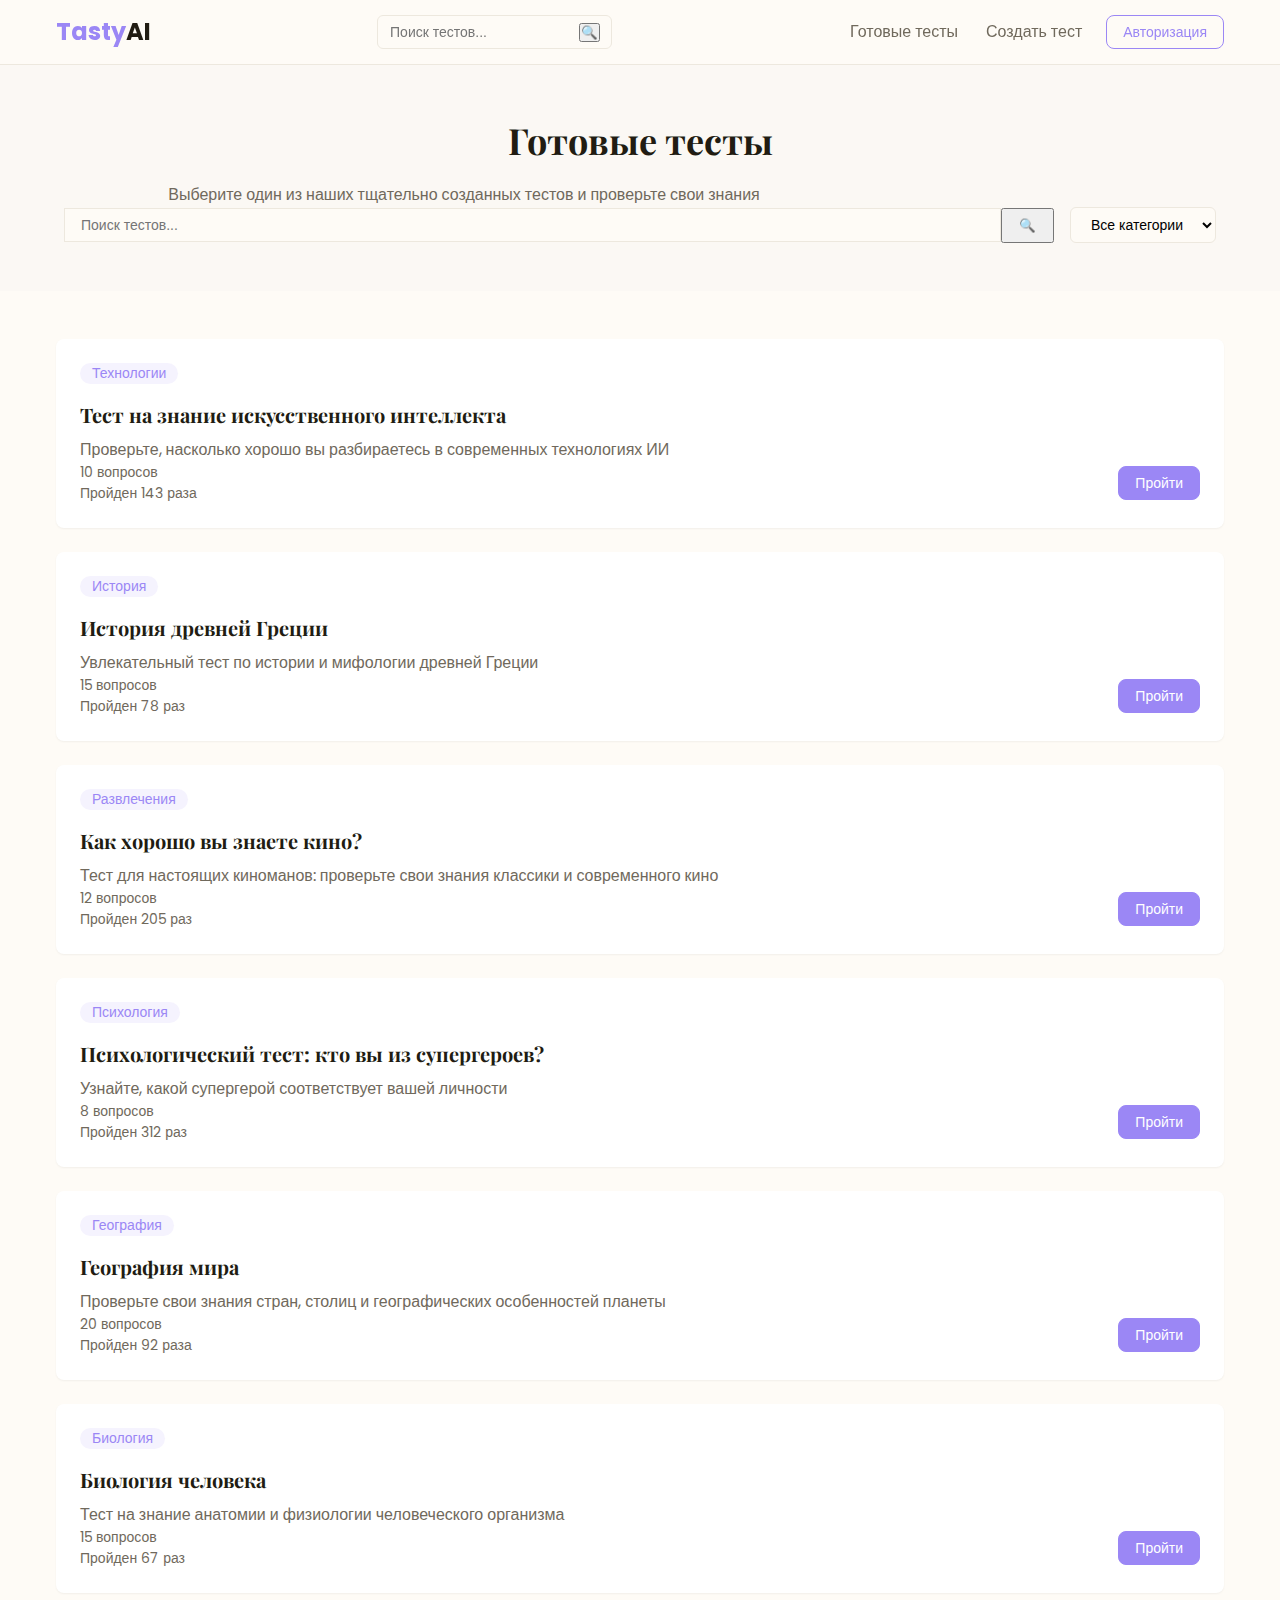
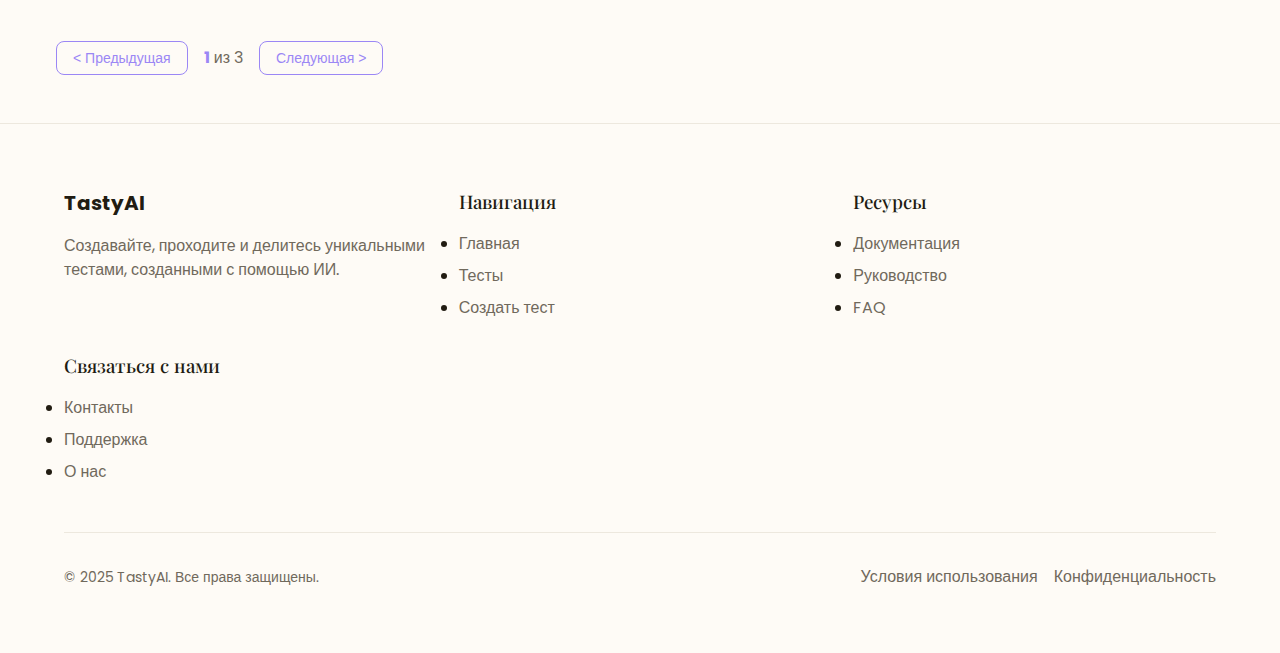
<file: tastyai-project/html/tests.html>
<!DOCTYPE html>
<html lang="ru">
<head>
  <meta charset="UTF-8">
  <meta name="viewport" content="width=device-width, initial-scale=1.0">
  <title>Готовые тесты - TastyAI</title>
  <link rel="stylesheet" href="../files/css/styles.css">
  <link rel="icon" href="../files/images/favicon.ico">
  <link href="https://fonts.googleapis.com/css2?family=Poppins:wght@300;400;500;600;700&family=Playfair+Display:wght@400;500;600;700&display=swap" rel="stylesheet">
</head>
<body>
  <!-- Хедер -->
  <header class="header">
    <div class="container flex h-16 items-center justify-between">
      <a href="index.html" class="flex items-center gap-2 animate-fade-in">
        <span class="text-2xl font-bold">
          <span class="text-tasty">Tasty</span><span>AI</span>
        </span>
      </a>
      
      <!-- Поисковая строка -->
      <form class="hidden md:flex relative max-w-sm items-center animate-fade-in">
        <input
          type="text"
          placeholder="Поиск тестов..."
          class="w-full rounded-md border border-input bg-background px-3 py-2 text-sm ring-offset-background placeholder:text-muted-foreground focus-visible:outline-none focus-visible:ring-2 focus-visible:ring-ring focus-visible:ring-offset-2 pr-10"
        >
        <button type="submit" class="absolute right-3 text-muted-foreground hover:text-foreground">
          <span class="search-icon">🔍</span>
        </button>
      </form>
      
      <!-- Навигация -->
      <nav class="hidden md:flex items-center gap-1 animate-fade-in">
        <a href="/tests.html" class="nav-link active">Готовые тесты</a>
        <a href="/create-test.html" class="nav-link">Создать тест</a>
        <a href="/auth.html">
          <button class="ml-2 border-tasty text-tasty hover:bg-tasty hover:text-white btn btn-outline">
            Авторизация
          </button>
        </a>
      </nav>
      
      <!-- Мобильное меню -->
      <button class="md:hidden menu-button">
        <span class="menu-icon">☰</span>
      </button>
    </div>
    
    <!-- Мобильное меню (скрыто по умолчанию) -->
    <div class="mobile-menu md:hidden animate-fade-in" style="display: none;">
      <div class="container py-4 flex flex-col gap-4">
        <form class="flex relative items-center">
          <input
            type="text"
            placeholder="Поиск тестов..."
            class="w-full rounded-md border border-input bg-background px-3 py-2 text-sm ring-offset-background placeholder:text-muted-foreground focus-visible:outline-none focus-visible:ring-2 focus-visible:ring-ring focus-visible:ring-offset-2 pr-10"
          >
          <button type="submit" class="absolute right-3 text-muted-foreground hover:text-foreground">
            <span class="search-icon">🔍</span>
          </button>
        </form>
        
        <nav class="flex flex-col items-start gap-3">
          <a href="/tests.html" class="text-lg font-medium text-tasty">Готовые тесты</a>
          <a href="/create-test.html" class="text-lg font-medium">Создать тест</a>
          <a href="/auth.html">
            <button class="w-full bg-tasty hover:bg-tasty-dark text-white btn btn-primary">
              Авторизация
            </button>
          </a>
        </nav>
      </div>
    </div>
  </header>

  <main class="flex-1">
    <!-- Заголовок страницы -->
    <section class="bg-secondary/50 py-12">
      <div class="container px-4 md:px-6 text-center">
        <h1 class="text-3xl md:text-4xl font-bold mb-4 animate-fade-in">Готовые тесты</h1>
        <p class="text-muted-foreground max-w-[800px] mx-auto mb-8 animate-fade-in">
          Выберите один из наших тщательно созданных тестов и проверьте свои знания
        </p>
        
        <!-- Фильтры -->
        <div class="flex flex-wrap justify-center gap-4 animate-fade-in">
          <div class="flex items-center relative w-full max-w-md">
            <input 
              type="text" 
              placeholder="Поиск тестов..." 
              class="w-full rounded-l-md border border-input bg-background px-4 py-2 text-sm focus-visible:outline-none focus-visible:ring-2 focus-visible:ring-ring"
            >
            <button class="bg-tasty text-white px-4 py-2 rounded-r-md flex items-center justify-center">
              <span>🔍</span>
            </button>
          </div>
          
          <select class="rounded-md border border-input bg-background px-4 py-2 text-sm focus-visible:outline-none focus-visible:ring-2 focus-visible:ring-ring min-w-[180px]">
            <option value="all">Все категории</option>
            <option value="technology">Технологии</option>
            <option value="history">История</option>
            <option value="entertainment">Развлечения</option>
            <option value="psychology">Психология</option>
            <option value="geography">География</option>
            <option value="biology">Биология</option>
          </select>
        </div>
      </div>
    </section>

    <!-- Список тестов -->
    <section class="py-12 px-4 md:px-6">
      <div class="container">
        <div class="grid grid-cols-1 md:grid-cols-2 lg:grid-cols-3 gap-6 mb-12">
          <!-- Тест 1 -->
          <div class="bg-card rounded-lg shadow-sm hover:shadow-md transition-all animate-scale-in card-hover">
            <div class="p-6">
              <div class="flex justify-between mb-4">
                <span class="inline-block text-sm font-medium py-1 px-3 rounded-full bg-tasty/10 text-tasty">Технологии</span>
              </div>
              <h3 class="text-xl font-bold mb-2">Тест на знание искусственного интеллекта</h3>
              <p class="text-muted-foreground mb-6">Проверьте, насколько хорошо вы разбираетесь в современных технологиях ИИ</p>
              <div class="flex justify-between items-center">
                <div class="text-sm text-muted-foreground">
                  <div>10 вопросов</div>
                  <div>Пройден 143 раза</div>
                </div>
                <a href="/solve-test.html">
                  <button class="btn btn-primary">Пройти</button>
                </a>
              </div>
            </div>
          </div>

          <!-- Тест 2 -->
          <div class="bg-card rounded-lg shadow-sm hover:shadow-md transition-all animate-scale-in card-hover delay-100">
            <div class="p-6">
              <div class="flex justify-between mb-4">
                <span class="inline-block text-sm font-medium py-1 px-3 rounded-full bg-tasty/10 text-tasty">История</span>
              </div>
              <h3 class="text-xl font-bold mb-2">История древней Греции</h3>
              <p class="text-muted-foreground mb-6">Увлекательный тест по истории и мифологии древней Греции</p>
              <div class="flex justify-between items-center">
                <div class="text-sm text-muted-foreground">
                  <div>15 вопросов</div>
                  <div>Пройден 78 раз</div>
                </div>
                <a href="/solve-test.html">
                  <button class="btn btn-primary">Пройти</button>
                </a>
              </div>
            </div>
          </div>

          <!-- Тест 3 -->
          <div class="bg-card rounded-lg shadow-sm hover:shadow-md transition-all animate-scale-in card-hover delay-200">
            <div class="p-6">
              <div class="flex justify-between mb-4">
                <span class="inline-block text-sm font-medium py-1 px-3 rounded-full bg-tasty/10 text-tasty">Развлечения</span>
              </div>
              <h3 class="text-xl font-bold mb-2">Как хорошо вы знаете кино?</h3>
              <p class="text-muted-foreground mb-6">Тест для настоящих киноманов: проверьте свои знания классики и современного кино</p>
              <div class="flex justify-between items-center">
                <div class="text-sm text-muted-foreground">
                  <div>12 вопросов</div>
                  <div>Пройден 205 раз</div>
                </div>
                <a href="/solve-test.html">
                  <button class="btn btn-primary">Пройти</button>
                </a>
              </div>
            </div>
          </div>

          <!-- Тест 4 -->
          <div class="bg-card rounded-lg shadow-sm hover:shadow-md transition-all animate-scale-in card-hover">
            <div class="p-6">
              <div class="flex justify-between mb-4">
                <span class="inline-block text-sm font-medium py-1 px-3 rounded-full bg-tasty/10 text-tasty">Психология</span>
              </div>
              <h3 class="text-xl font-bold mb-2">Психологический тест: кто вы из супергероев?</h3>
              <p class="text-muted-foreground mb-6">Узнайте, какой супергерой соответствует вашей личности</p>
              <div class="flex justify-between items-center">
                <div class="text-sm text-muted-foreground">
                  <div>8 вопросов</div>
                  <div>Пройден 312 раз</div>
                </div>
                <a href="/solve-test.html">
                  <button class="btn btn-primary">Пройти</button>
                </a>
              </div>
            </div>
          </div>

          <!-- Тест 5 -->
          <div class="bg-card rounded-lg shadow-sm hover:shadow-md transition-all animate-scale-in card-hover delay-100">
            <div class="p-6">
              <div class="flex justify-between mb-4">
                <span class="inline-block text-sm font-medium py-1 px-3 rounded-full bg-tasty/10 text-tasty">География</span>
              </div>
              <h3 class="text-xl font-bold mb-2">География мира</h3>
              <p class="text-muted-foreground mb-6">Проверьте свои знания стран, столиц и географических особенностей планеты</p>
              <div class="flex justify-between items-center">
                <div class="text-sm text-muted-foreground">
                  <div>20 вопросов</div>
                  <div>Пройден 92 раза</div>
                </div>
                <a href="/solve-test.html">
                  <button class="btn btn-primary">Пройти</button>
                </a>
              </div>
            </div>
          </div>

          <!-- Тест 6 -->
          <div class="bg-card rounded-lg shadow-sm hover:shadow-md transition-all animate-scale-in card-hover delay-200">
            <div class="p-6">
              <div class="flex justify-between mb-4">
                <span class="inline-block text-sm font-medium py-1 px-3 rounded-full bg-tasty/10 text-tasty">Биология</span>
              </div>
              <h3 class="text-xl font-bold mb-2">Биология человека</h3>
              <p class="text-muted-foreground mb-6">Тест на знание анатомии и физиологии человеческого организма</p>
              <div class="flex justify-between items-center">
                <div class="text-sm text-muted-foreground">
                  <div>15 вопросов</div>
                  <div>Пройден 67 раз</div>
                </div>
                <a href="/solve-test.html">
                  <button class="btn btn-primary">Пройти</button>
                </a>
              </div>
            </div>
          </div>
        </div>
        
        <!-- Пагинация -->
        <div class="flex justify-center items-center gap-4">
          <button class="btn btn-outline opacity-50 cursor-not-allowed" disabled>&lt; Предыдущая</button>
          <div class="text-muted-foreground">
            <span class="text-tasty font-bold">1</span> из <span>3</span>
          </div>
          <button class="btn btn-outline">Следующая &gt;</button>
        </div>
      </div>
    </section>
  </main>

  <!-- Футер -->
  <footer class="bg-background border-t">
    <div class="container px-4 py-12 md:px-6 md:py-16">
      <div class="grid gap-8 sm:grid-cols-2 md:grid-cols-3 lg:grid-cols-4">
        <div>
          <a href="/" class="flex items-center gap-2 mb-4">
            <span class="text-xl font-bold">TastyAI</span>
          </a>
          <p class="text-muted-foreground">
            Создавайте, проходите и делитесь уникальными тестами, созданными с помощью ИИ.
          </p>
        </div>
        <div>
          <h3 class="font-medium mb-4">Навигация</h3>
          <ul class="space-y-2">
            <li><a href="/" class="text-muted-foreground hover:text-foreground">Главная</a></li>
            <li><a href="/tests.html" class="text-muted-foreground hover:text-foreground">Тесты</a></li>
            <li><a href="/create-test.html" class="text-muted-foreground hover:text-foreground">Создать тест</a></li>
          </ul>
        </div>
        <div>
          <h3 class="font-medium mb-4">Ресурсы</h3>
          <ul class="space-y-2">
            <li><a href="#" class="text-muted-foreground hover:text-foreground">Документация</a></li>
            <li><a href="#" class="text-muted-foreground hover:text-foreground">Руководство</a></li>
            <li><a href="#" class="text-muted-foreground hover:text-foreground">FAQ</a></li>
          </ul>
        </div>
        <div>
          <h3 class="font-medium mb-4">Связаться с нами</h3>
          <ul class="space-y-2">
            <li><a href="#" class="text-muted-foreground hover:text-foreground">Контакты</a></li>
            <li><a href="#" class="text-muted-foreground hover:text-foreground">Поддержка</a></li>
            <li><a href="#" class="text-muted-foreground hover:text-foreground">О нас</a></li>
          </ul>
        </div>
      </div>
      <div class="mt-12 pt-8 border-t flex flex-col md:flex-row justify-between items-center gap-4">
        <p class="text-sm text-muted-foreground">
          &copy; 2025 TastyAI. Все права защищены.
        </p>
        <div class="flex gap-4">
          <a href="#" class="text-muted-foreground hover:text-foreground">Условия использования</a>
          <a href="#" class="text-muted-foreground hover:text-foreground">Конфиденциальность</a>
        </div>
      </div>
    </div>
  </footer>

  <script src="../files/js/main.js"></script>
</body>
</html>
</file>
<file: tastyai-project/files/css/styles-auth.css>
@import url('https://fonts.googleapis.com/css2?family=Poppins:wght@300;400;500;600;700&family=Playfair+Display:wght@400;500;600;700&display=swap');

:root {
  --background: 39 80% 98%;
  --foreground: 39 30% 10%;
  --card: 0 0% 100%;
  --card-foreground: 39 30% 10%;
  --popover: 0 0% 100%;
  --popover-foreground: 39 30% 10%;
  --primary: 39 70% 53%;
  --primary-foreground: 39 10% 98%;
  --secondary: 39 30% 96%;
  --secondary-foreground: 39 50% 30%;
  --muted: 39 20% 96%;
  --muted-foreground: 39 10% 40%;
  --accent: 39 60% 96%;
  --accent-foreground: 39 50% 30%;
  --destructive: 0 84.2% 60.2%;
  --destructive-foreground: 210 40% 98%;
  --border: 39 30% 90%;
  --input: 39 30% 90%;
  --ring: 39 70% 53%;
  --radius: 0.5rem;
  
  /* TastyAI colors */
  --tasty: #db9e36;
  --tasty-dark: #c48b28;
  --tasty-light: #f5d294;
}

*, *::before, *::after {
  box-sizing: border-box;
  margin: 0;
  padding: 0;
}

body {
  font-family: 'Poppins', sans-serif;
  background-color: hsl(var(--background));
  color: hsl(var(--foreground));
  min-height: 100vh;
  display: flex;
  flex-direction: column;
  line-height: 1.5;
}

h1, h2, h3, h4 {
  font-family: 'Playfair Display', serif;
}

.container {
  width: 100%;
  max-width: 1200px;
  margin: 0 auto;
  padding-left: 1rem;
  padding-right: 1rem;
}

a {
  color: inherit;
  text-decoration: none;
}

.text-tasty {
  color: var(--tasty);
}

/* Кнопки */
.btn {
  display: inline-flex;
  align-items: center;
  justify-content: center;
  border-radius: var(--radius);
  font-weight: 500;
  padding: 0.5rem 1rem;
  transition: all 0.3s ease;
  cursor: pointer;
  font-size: 0.875rem;
}

.btn-primary {
  background-color: var(--tasty);
  color: white;
  border: 1px solid var(--tasty);
}

.btn-primary:hover {
  background-color: var(--tasty-dark);
  border-color: var(--tasty-dark);
}

.btn-outline {
  background-color: transparent;
  color: var(--tasty);
  border: 1px solid var(--tasty);
}

.btn-outline:hover {
  background-color: rgba(219, 158, 54, 0.1);
}

/* Хедер */
.header {
  position: sticky;
  top: 0;
  width: 100%;
  border-bottom: 1px solid hsl(var(--border));
  background-color: hsl(var(--background) / 0.95);
  backdrop-filter: blur(8px);
  z-index: 50;
}

.flex {
  display: flex;
}

.h-16 {
  height: 4rem;
}

.items-center {
  align-items: center;
}

.justify-between {
  justify-content: space-between;
}

.gap-1 {
  gap: 0.25rem;
}

.gap-2 {
  gap: 0.5rem;
}

.gap-4 {
  gap: 1rem;
}

.text-2xl {
  font-size: 1.5rem;
}

.font-bold {
  font-weight: 700;
}

.hidden {
  display: none;
}

.relative {
  position: relative;
}

.max-w-sm {
  max-width: 24rem;
}

.w-full {
  width: 100%;
}

.rounded-md {
  border-radius: 0.375rem;
}

.border {
  border: 1px solid;
}

.border-input {
  border-color: hsl(var(--input));
}

.bg-background {
  background-color: hsl(var(--background));
}

.px-3 {
  padding-left: 0.75rem;
  padding-right: 0.75rem;
}

.py-2 {
  padding-top: 0.5rem;
  padding-bottom: 0.5rem;
}

.text-sm {
  font-size: 0.875rem;
}

.pr-10 {
  padding-right: 2.5rem;
}

.text-muted-foreground {
  color: hsl(var(--muted-foreground));
}

.focus-visible\:outline-none:focus-visible {
  outline: none;
}

.focus-visible\:ring-2:focus-visible {
  outline: 2px solid transparent;
  outline-offset: 2px;
  box-shadow: 0 0 0 2px hsl(var(--background)), 0 0 0 4px hsl(var(--ring));
}

.absolute {
  position: absolute;
}

.right-3 {
  right: 0.75rem;
}

.hover\:text-foreground:hover {
  color: hsl(var(--foreground));
}

.nav-link {
  position: relative;
  padding: 0.5rem 0.75rem;
  color: hsl(var(--muted-foreground));
  transition: color 0.3s ease;
}

.nav-link:hover {
  color: var(--tasty);
}

.nav-link:after {
  content: '';
  position: absolute;
  left: 0;
  bottom: 0;
  height: 2px;
  width: 0;
  background-color: var(--tasty);
  transition: width 0.3s ease;
}

.nav-link:hover:after {
  width: 100%;
}

.ml-2 {
  margin-left: 0.5rem;
}

.hover\:bg-tasty:hover {
  background-color: var(--tasty);
}

.hover\:bg-tasty-dark:hover {
  background-color: var(--tasty-dark);
}

.hover\:text-white:hover {
  color: white;
}

.mobile-menu {
  display: none;
}

/* Авторизация */
.py-10 {
  padding-top: 2.5rem;
  padding-bottom: 2.5rem;
}

.px-4 {
  padding-left: 1rem;
  padding-right: 1rem;
}

.mx-auto {
  margin-left: auto;
  margin-right: auto;
}

.max-w-md {
  max-width: 28rem;
}

.bg-card {
  background-color: hsl(var(--card));
}

.rounded-lg {
  border-radius: 0.5rem;
}

.shadow-md {
  box-shadow: 0 4px 6px -1px rgba(0, 0, 0, 0.1), 0 2px 4px -1px rgba(0, 0, 0, 0.06);
}

.overflow-hidden {
  overflow: hidden;
}

.text-white {
  color: white;
}

/* Табы авторизации */
.auth-tabs {
  display: flex;
  border-bottom: 1px solid hsl(var(--border));
}

.auth-tab {
  flex: 1;
  padding: 1rem;
  text-align: center;
  cursor: pointer;
  font-weight: 500;
  transition: all 0.3s ease;
}

.auth-tab.active {
  color: var(--tasty);
  border-bottom: 2px solid var(--tasty);
}

.auth-tab:hover:not(.active) {
  background-color: hsl(var(--muted));
}

.p-6 {
  padding: 1.5rem;
}

.text-2xl {
  font-size: 1.5rem;
}

.mb-4 {
  margin-bottom: 1rem;
}

.mb-6 {
  margin-bottom: 1.5rem;
}

.space-y-4 > * + * {
  margin-top: 1rem;
}

.block {
  display: block;
}

.font-medium {
  font-weight: 500;
}

.mb-1 {
  margin-bottom: 0.25rem;
}

.justify-between {
  justify-content: space-between;
}

.py-2 {
  padding-top: 0.5rem;
  padding-bottom: 0.5rem;
}

.mr-2 {
  margin-right: 0.5rem;
}

.hover\:underline:hover {
  text-decoration: underline;
}

.text-center {
  text-align: center;
}

.mt-4 {
  margin-top: 1rem;
}

.tab-content {
  display: none;
  transition: opacity 0.3s ease;
}

.tab-content.active {
  display: block;
}

/* Анимации */
@keyframes fadeIn {
  from {
    opacity: 0;
    transform: translateY(10px);
  }
  to {
    opacity: 1;
    transform: translateY(0);
  }
}

.animate-fade-in {
  animation: fadeIn 0.5s ease-out forwards;
}

.border-destructive {
  border-color: hsl(var(--destructive));
}

.loading-icon {
  display: inline-block;
  animation: spin 1s infinite linear;
}

@keyframes spin {
  from {
    transform: rotate(0deg);
  }
  to {
    transform: rotate(360deg);
  }
}

/* Медиа-запросы */
@media (min-width: 768px) {
  .md\:flex {
    display: flex;
  }
  
  .md\:hidden {
    display: none;
  }
  
  .md\:px-6 {
    padding-left: 1.5rem;
    padding-right: 1.5rem;
  }
}
</file>
<file: tastyai-project/files/css/styles-create-test.css>
@import url('https://fonts.googleapis.com/css2?family=Poppins:wght@300;400;500;600;700&family=Playfair+Display:wght@400;500;600;700&display=swap');

:root {
  --background: 39 80% 98%;
  --foreground: 39 30% 10%;
  --card: 0 0% 100%;
  --card-foreground: 39 30% 10%;
  --popover: 0 0% 100%;
  --popover-foreground: 39 30% 10%;
  --primary: 39 70% 53%;
  --primary-foreground: 39 10% 98%;
  --secondary: 39 30% 96%;
  --secondary-foreground: 39 50% 30%;
  --muted: 39 20% 96%;
  --muted-foreground: 39 10% 40%;
  --accent: 39 60% 96%;
  --accent-foreground: 39 50% 30%;
  --destructive: 0 84.2% 60.2%;
  --destructive-foreground: 210 40% 98%;
  --border: 39 30% 90%;
  --input: 39 30% 90%;
  --ring: 39 70% 53%;
  --radius: 0.5rem;
  
  /* TastyAI colors */
  --tasty: #db9e36;
  --tasty-dark: #c48b28;
  --tasty-light: #f5d294;
}

*, *::before, *::after {
  box-sizing: border-box;
  margin: 0;
  padding: 0;
}

body {
  font-family: 'Poppins', sans-serif;
  background-color: hsl(var(--background));
  color: hsl(var(--foreground));
  min-height: 100vh;
  display: flex;
  flex-direction: column;
  line-height: 1.5;
}

h1, h2, h3, h4 {
  font-family: 'Playfair Display', serif;
}

.container {
  width: 100%;
  max-width: 1200px;
  margin: 0 auto;
  padding-left: 1rem;
  padding-right: 1rem;
}

a {
  color: inherit;
  text-decoration: none;
}

.text-tasty {
  color: var(--tasty);
}

/* Кнопки */
.btn {
  display: inline-flex;
  align-items: center;
  justify-content: center;
  border-radius: var(--radius);
  font-weight: 500;
  padding: 0.5rem 1rem;
  transition: all 0.3s ease;
  cursor: pointer;
  font-size: 0.875rem;
}

.btn-primary {
  background-color: var(--tasty);
  color: white;
  border: 1px solid var(--tasty);
}

.btn-primary:hover {
  background-color: var(--tasty-dark);
  border-color: var(--tasty-dark);
}

.btn-outline {
  background-color: transparent;
  color: var(--tasty);
  border: 1px solid var(--tasty);
}

.btn-outline:hover {
  background-color: rgba(219, 158, 54, 0.1);
}

/* Хедер */
.header {
  position: sticky;
  top: 0;
  width: 100%;
  border-bottom: 1px solid hsl(var(--border));
  background-color: hsl(var(--background) / 0.95);
  backdrop-filter: blur(8px);
  z-index: 50;
}

.flex {
  display: flex;
}

.h-16 {
  height: 4rem;
}

.items-center {
  align-items: center;
}

.justify-between {
  justify-content: space-between;
}

.gap-1 {
  gap: 0.25rem;
}

.gap-2 {
  gap: 0.5rem;
}

.gap-4 {
  gap: 1rem;
}

.text-2xl {
  font-size: 1.5rem;
}

.font-bold {
  font-weight: 700;
}

.hidden {
  display: none;
}

.relative {
  position: relative;
}

.max-w-sm {
  max-width: 24rem;
}

.w-full {
  width: 100%;
}

.rounded-md {
  border-radius: 0.375rem;
}

.border {
  border: 1px solid;
}

.border-input {
  border-color: hsl(var(--input));
}

.bg-background {
  background-color: hsl(var(--background));
}

.px-3 {
  padding-left: 0.75rem;
  padding-right: 0.75rem;
}

.py-2 {
  padding-top: 0.5rem;
  padding-bottom: 0.5rem;
}

.text-sm {
  font-size: 0.875rem;
}

.pr-10 {
  padding-right: 2.5rem;
}

.text-muted-foreground {
  color: hsl(var(--muted-foreground));
}

.focus-visible\:outline-none:focus-visible {
  outline: none;
}

.focus-visible\:ring-2:focus-visible {
  outline: 2px solid transparent;
  outline-offset: 2px;
  box-shadow: 0 0 0 2px hsl(var(--background)), 0 0 0 4px hsl(var(--ring));
}

.absolute {
  position: absolute;
}

.right-3 {
  right: 0.75rem;
}

.hover\:text-foreground:hover {
  color: hsl(var(--foreground));
}

.nav-link {
  position: relative;
  padding: 0.5rem 0.75rem;
  color: hsl(var(--muted-foreground));
  transition: color 0.3s ease;
}

.nav-link:hover {
  color: var(--tasty);
}

.nav-link:after {
  content: '';
  position: absolute;
  left: 0;
  bottom: 0;
  height: 2px;
  width: 0;
  background-color: var(--tasty);
  transition: width 0.3s ease;
}

.nav-link:hover:after {
  width: 100%;
}

.ml-2 {
  margin-left: 0.5rem;
}

.hover\:bg-tasty:hover {
  background-color: var(--tasty);
}

.hover\:text-white:hover {
  color: white;
}

.mobile-menu {
  display: none;
}

/* Создание теста */
.py-8 {
  padding-top: 2rem;
  padding-bottom: 2rem;
}

.py-12 {
  padding-top: 3rem;
  padding-bottom: 3rem;
}

.mb-8 {
  margin-bottom: 2rem;
}

.mb-6 {
  margin-bottom: 1.5rem;
}

.mb-4 {
  margin-bottom: 1rem;
}

.text-3xl {
  font-size: 1.875rem;
}

.text-lg {
  font-size: 1.125rem;
}

.max-w-4xl {
  max-width: 56rem;
}

.mx-auto {
  margin-left: auto;
  margin-right: auto;
}

.bg-card {
  background-color: hsl(var(--card));
}

.rounded-lg {
  border-radius: 0.5rem;
}

.shadow-md {
  box-shadow: 0 4px 6px -1px rgba(0, 0, 0, 0.1), 0 2px 4px -1px rgba(0, 0, 0, 0.06);
}

.p-6 {
  padding: 1.5rem;
}

.border-b {
  border-bottom: 1px solid hsl(var(--border));
}

.step-content {
  display: none;
}

.step-content.active {
  display: block;
  animation: fadeIn 0.3s ease-out forwards;
}

.space-y-4 > * + * {
  margin-top: 1rem;
}

.font-medium {
  font-weight: 500;
}

.block {
  display: block;
}

.text-center {
  text-align: center;
}

.mt-6 {
  margin-top: 1.5rem;
}

.mt-8 {
  margin-top: 2rem;
}

.gap-6 {
  gap: 1.5rem;
}

.grid {
  display: grid;
}

.grid-cols-1 {
  grid-template-columns: repeat(1, minmax(0, 1fr));
}

.md\:grid-cols-2 {
  grid-template-columns: repeat(2, minmax(0, 1fr));
}

.flex-col {
  flex-direction: column;
}

/* Степпер */
.stepper {
  display: flex;
  justify-content: space-between;
  margin-bottom: 2rem;
  position: relative;
}

.stepper::before {
  content: '';
  position: absolute;
  top: 50%;
  left: 0;
  right: 0;
  height: 2px;
  background-color: hsl(var(--border));
  transform: translateY(-50%);
  z-index: -1;
}

.step {
  display: flex;
  flex-direction: column;
  align-items: center;
  z-index: 1;
}

.step-circle {
  width: 2.5rem;
  height: 2.5rem;
  border-radius: 50%;
  background-color: hsl(var(--background));
  border: 2px solid hsl(var(--border));
  display: flex;
  align-items: center;
  justify-content: center;
  margin-bottom: 0.5rem;
  font-weight: 500;
  transition: all 0.3s ease;
}

.step.active .step-circle {
  background-color: var(--tasty);
  color: white;
  border-color: var(--tasty);
}

.step.completed .step-circle {
  background-color: var(--tasty-dark);
  color: white;
  border-color: var(--tasty-dark);
}

.step-label {
  font-size: 0.875rem;
  color: hsl(var(--muted-foreground));
  transition: all 0.3s ease;
}

.step.active .step-label {
  color: var(--tasty);
  font-weight: 500;
}

.step.completed .step-label {
  color: var(--tasty-dark);
}

/* Навигация по шагам */
.step-navigation {
  display: flex;
  justify-content: space-between;
  margin-top: 2rem;
}

/* Табы редактирования теста */
.edit-tabs {
  display: flex;
  border-bottom: 1px solid hsl(var(--border));
  margin-bottom: 1rem;
}

.edit-tab {
  padding: 0.75rem 1.25rem;
  font-size: 0.875rem;
  font-weight: 500;
  color: hsl(var(--muted-foreground));
  cursor: pointer;
  border-bottom: 2px solid transparent;
  transition: all 0.3s ease;
}

.edit-tab:hover {
  color: var(--tasty);
}

.edit-tab.active {
  color: var(--tasty);
  border-bottom-color: var(--tasty);
}

.tab-content {
  display: none;
}

.tab-content.active {
  display: block;
  animation: fadeIn 0.3s ease-out forwards;
}

/* Переключатель */
.switch-container {
  display: flex;
  align-items: center;
  margin-top: 1rem;
}

.switch {
  position: relative;
  display: inline-block;
  width: 40px;
  height: 24px;
  margin-right: 10px;
}

.switch input {
  opacity: 0;
  width: 0;
  height: 0;
}

.slider {
  position: absolute;
  cursor: pointer;
  top: 0;
  left: 0;
  right: 0;
  bottom: 0;
  background-color: #ccc;
  transition: .4s;
  border-radius: 24px;
}

.slider:before {
  position: absolute;
  content: "";
  height: 16px;
  width: 16px;
  left: 4px;
  bottom: 4px;
  background-color: white;
  transition: .4s;
  border-radius: 50%;
}

input:checked + .slider {
  background-color: var(--tasty);
}

input:focus + .slider {
  box-shadow: 0 0 1px var(--tasty);
}

input:checked + .slider:before {
  transform: translateX(16px);
}

/* Анимации */
@keyframes fadeIn {
  from {
    opacity: 0;
    transform: translateY(10px);
  }
  to {
    opacity: 1;
    transform: translateY(0);
  }
}

.animate-fade-in {
  animation: fadeIn 0.5s ease-out forwards;
}

/* Медиа-запросы */
@media (min-width: 768px) {
  .md\:flex {
    display: flex;
  }
  
  .md\:hidden {
    display: none;
  }
  
  .md\:grid-cols-2 {
    grid-template-columns: repeat(2, minmax(0, 1fr));
  }
  
  .md\:px-6 {
    padding-left: 1.5rem;
    padding-right: 1.5rem;
  }
  
  .md\:text-4xl {
    font-size: 2.25rem;
  }
}
</file>
<file: tastyai-project/files/css/styles-solve-test.css>
@import url('https://fonts.googleapis.com/css2?family=Poppins:wght@300;400;500;600;700&family=Playfair+Display:wght@400;500;600;700&display=swap');

:root {
  --background: 39 80% 98%;
  --foreground: 39 30% 10%;
  --card: 0 0% 100%;
  --card-foreground: 39 30% 10%;
  --popover: 0 0% 100%;
  --popover-foreground: 39 30% 10%;
  --primary: 39 70% 53%;
  --primary-foreground: 39 10% 98%;
  --secondary: 39 30% 96%;
  --secondary-foreground: 39 50% 30%;
  --muted: 39 20% 96%;
  --muted-foreground: 39 10% 40%;
  --accent: 39 60% 96%;
  --accent-foreground: 39 50% 30%;
  --destructive: 0 84.2% 60.2%;
  --destructive-foreground: 210 40% 98%;
  --border: 39 30% 90%;
  --input: 39 30% 90%;
  --ring: 39 70% 53%;
  --radius: 0.5rem;
  
  /* TastyAI colors */
  --tasty: #db9e36;
  --tasty-dark: #c48b28;
  --tasty-light: #f5d294;
}

*, *::before, *::after {
  box-sizing: border-box;
  margin: 0;
  padding: 0;
}

body {
  font-family: 'Poppins', sans-serif;
  background-color: hsl(var(--background));
  color: hsl(var(--foreground));
  min-height: 100vh;
  display: flex;
  flex-direction: column;
  line-height: 1.5;
}

h1, h2, h3, h4 {
  font-family: 'Playfair Display', serif;
}

.container {
  width: 100%;
  max-width: 1200px;
  margin: 0 auto;
  padding-left: 1rem;
  padding-right: 1rem;
}

a {
  color: inherit;
  text-decoration: none;
}

.text-tasty {
  color: var(--tasty);
}

/* Кнопки */
.btn {
  display: inline-flex;
  align-items: center;
  justify-content: center;
  border-radius: var(--radius);
  font-weight: 500;
  padding: 0.5rem 1rem;
  transition: all 0.3s ease;
  cursor: pointer;
  font-size: 0.875rem;
}

.btn-primary {
  background-color: var(--tasty);
  color: white;
  border: 1px solid var(--tasty);
}

.btn-primary:hover {
  background-color: var(--tasty-dark);
  border-color: var(--tasty-dark);
}

.btn-outline {
  background-color: transparent;
  color: var(--tasty);
  border: 1px solid var(--tasty);
}

.btn-outline:hover {
  background-color: rgba(219, 158, 54, 0.1);
}

/* Хедер */
.header {
  position: sticky;
  top: 0;
  width: 100%;
  border-bottom: 1px solid hsl(var(--border));
  background-color: hsl(var(--background) / 0.95);
  backdrop-filter: blur(8px);
  z-index: 50;
}

.flex {
  display: flex;
}

.h-16 {
  height: 4rem;
}

.items-center {
  align-items: center;
}

.justify-between {
  justify-content: space-between;
}

.gap-1 {
  gap: 0.25rem;
}

.gap-2 {
  gap: 0.5rem;
}

.gap-4 {
  gap: 1rem;
}

.text-2xl {
  font-size: 1.5rem;
}

.font-bold {
  font-weight: 700;
}

.hidden {
  display: none;
}

.relative {
  position: relative;
}

.max-w-sm {
  max-width: 24rem;
}

.w-full {
  width: 100%;
}

.rounded-md {
  border-radius: 0.375rem;
}

.border {
  border: 1px solid;
}

.border-input {
  border-color: hsl(var(--input));
}

.bg-background {
  background-color: hsl(var(--background));
}

.px-3 {
  padding-left: 0.75rem;
  padding-right: 0.75rem;
}

.py-2 {
  padding-top: 0.5rem;
  padding-bottom: 0.5rem;
}

.text-sm {
  font-size: 0.875rem;
}

.pr-10 {
  padding-right: 2.5rem;
}

.text-muted-foreground {
  color: hsl(var(--muted-foreground));
}

.focus-visible\:outline-none:focus-visible {
  outline: none;
}

.focus-visible\:ring-2:focus-visible {
  outline: 2px solid transparent;
  outline-offset: 2px;
  box-shadow: 0 0 0 2px hsl(var(--background)), 0 0 0 4px hsl(var(--ring));
}

.absolute {
  position: absolute;
}

.right-3 {
  right: 0.75rem;
}

.hover\:text-foreground:hover {
  color: hsl(var(--foreground));
}

.nav-link {
  position: relative;
  padding: 0.5rem 0.75rem;
  color: hsl(var(--muted-foreground));
  transition: color 0.3s ease;
}

.nav-link:hover {
  color: var(--tasty);
}

.nav-link:after {
  content: '';
  position: absolute;
  left: 0;
  bottom: 0;
  height: 2px;
  width: 0;
  background-color: var(--tasty);
  transition: width 0.3s ease;
}

.nav-link:hover:after {
  width: 100%;
}

.ml-2 {
  margin-left: 0.5rem;
}

.hover\:bg-tasty:hover {
  background-color: var(--tasty);
}

.hover\:text-white:hover {
  color: white;
}

.mobile-menu {
  display: none;
}

/* Прохождение теста */
.py-8 {
  padding-top: 2rem;
  padding-bottom: 2rem;
}

.px-4 {
  padding-left: 1rem;
  padding-right: 1rem;
}

.mx-auto {
  margin-left: auto;
  margin-right: auto;
}

.max-w-3xl {
  max-width: 48rem;
}

.mb-6 {
  margin-bottom: 1.5rem;
}

.mb-2 {
  margin-bottom: 0.5rem;
}

.mb-4 {
  margin-bottom: 1rem;
}

.text-xl {
  font-size: 1.25rem;
}

.font-medium {
  font-weight: 500;
}

.bg-tasty {
  background-color: var(--tasty);
}

.text-white {
  color: white;
}

.rounded-lg {
  border-radius: 0.5rem;
}

.shadow-md {
  box-shadow: 0 4px 6px -1px rgba(0, 0, 0, 0.1), 0 2px 4px -1px rgba(0, 0, 0, 0.06);
}

.overflow-hidden {
  overflow: hidden;
}

.bg-card {
  background-color: hsl(var(--card));
}

.p-6 {
  padding: 1.5rem;
}

.border-b {
  border-bottom: 1px solid hsl(var(--border));
}

.justify-end {
  justify-content: flex-end;
}

/* Прогресс бар */
.progress-container {
  width: 100%;
  height: 0.5rem;
  background-color: hsl(var(--muted));
  border-radius: 9999px;
  overflow: hidden;
}

.progress-bar {
  height: 100%;
  background-color: var(--tasty);
  transition: width 0.3s ease;
}

/* Вопросы и ответы */
.question-content {
  display: none;
}

.question-content.active {
  display: block;
  animation: fadeIn 0.3s ease-out forwards;
}

.space-y-2 > * + * {
  margin-top: 0.5rem;
}

.answer-option {
  display: flex;
  align-items: center;
  padding: 0.75rem;
  border: 1px solid hsl(var(--border));
  border-radius: 0.375rem;
  cursor: pointer;
  transition: all 0.2s ease;
}

.answer-option:hover {
  background-color: hsl(var(--muted));
}

.answer-option.selected {
  border-color: var(--tasty);
  background-color: rgba(219, 158, 54, 0.1);
}

.answer-option input[type="radio"] {
  margin-right: 0.75rem;
}

/* Результаты теста */
.result-summary {
  text-align: center;
  margin-bottom: 2rem;
}

.result-circle {
  width: 6rem;
  height: 6rem;
  border-radius: 50%;
  background-color: var(--tasty);
  color: white;
  display: flex;
  align-items: center;
  justify-content: center;
  font-size: 1.5rem;
  font-weight: 600;
  margin: 0 auto 1rem;
}

.result-text {
  font-size: 1.25rem;
  font-weight: 600;
  margin-bottom: 0.5rem;
}

.result-stats {
  display: flex;
  justify-content: center;
  gap: 2rem;
  margin-bottom: 2rem;
}

.stat-box {
  text-align: center;
}

.stat-value {
  font-size: 1.5rem;
  font-weight: 600;
  color: var(--tasty);
  margin-bottom: 0.25rem;
}

.stat-label {
  font-size: 0.875rem;
  color: hsl(var(--muted-foreground));
}

.text-correct {
  color: #10b981;
}

.text-incorrect {
  color: #ef4444;
}

.mt-6 {
  margin-top: 1.5rem;
}

.space-y-4 > * + * {
  margin-top: 1rem;
}

.p-4 {
  padding: 1rem;
}

.bg-secondary\/50 {
  background-color: hsl(var(--secondary) / 0.5);
}

.mt-1 {
  margin-top: 0.25rem;
}

.hover\:bg-tasty\/10:hover {
  background-color: rgba(219, 158, 54, 0.1);
}

.hover\:bg-muted:hover {
  background-color: hsl(var(--muted));
}

.text-foreground {
  color: hsl(var(--foreground));
}

/* Анимации */
@keyframes fadeIn {
  from {
    opacity: 0;
    transform: translateY(10px);
  }
  to {
    opacity: 1;
    transform: translateY(0);
  }
}

.animate-fade-in {
  animation: fadeIn 0.5s ease-out forwards;
}

/* Медиа-запросы */
@media (min-width: 768px) {
  .md\:flex {
    display: flex;
  }
  
  .md\:hidden {
    display: none;
  }
  
  .md\:px-6 {
    padding-left: 1.5rem;
    padding-right: 1.5rem;
  }
}
</file>
<file: tastyai-project/files/css/styles.css>
@import url('https://fonts.googleapis.com/css2?family=Poppins:wght@300;400;500;600;700&family=Playfair+Display:wght@400;500;600;700&display=swap');

:root {
  --background: 39 80% 98%;
  --foreground: 39 30% 10%;
  --card: 0 0% 100%;
  --card-foreground: 39 30% 10%;
  --popover: 0 0% 100%;
  --popover-foreground: 39 30% 10%;
  --primary: 39 70% 53%;
  --primary-foreground: 39 10% 98%;
  --secondary: 39 30% 96%;
  --secondary-foreground: 39 50% 30%;
  --muted: 39 20% 96%;
  --muted-foreground: 39 10% 40%;
  --accent: 39 60% 96%;
  --accent-foreground: 39 50% 30%;
  --destructive: 0 84.2% 60.2%;
  --destructive-foreground: 210 40% 98%;
  --border: 39 30% 90%;
  --input: 39 30% 90%;
  --ring: 39 70% 53%;
  --radius: 0.5rem;
  
  /* Добавляем цвета TastyAI */
  --tasty: #9b87f5;
  --tasty-dark: #7E69AB;
  --tasty-light: #D6BCFA;
}

*, *::before, *::after {
  box-sizing: border-box;
  margin: 0;
  padding: 0;
}

body {
  font-family: 'Poppins', sans-serif;
  background-color: hsl(var(--background));
  color: hsl(var(--foreground));
  min-height: 100vh;
  display: flex;
  flex-direction: column;
  line-height: 1.5;
}

h1, h2, h3, h4 {
  font-family: 'Playfair Display', serif;
}

.container {
  width: 100%;
  max-width: 1200px;
  margin: 0 auto;
  padding-left: 1rem;
  padding-right: 1rem;
}

a {
  color: inherit;
  text-decoration: none;
}

.text-tasty {
  color: var(--tasty);
}

/* Кнопки */
.btn {
  display: inline-flex;
  align-items: center;
  justify-content: center;
  border-radius: var(--radius);
  font-weight: 500;
  padding: 0.5rem 1rem;
  transition: all 0.3s ease;
  cursor: pointer;
  font-size: 0.875rem;
}

.btn-primary {
  background-color: var(--tasty);
  color: white;
  border: 1px solid var(--tasty);
}

.btn-primary:hover {
  background-color: var(--tasty-dark);
  border-color: var(--tasty-dark);
}

.btn-outline {
  background-color: transparent;
  color: var(--tasty);
  border: 1px solid var(--tasty);
}

.btn-outline:hover {
  background-color: rgba(155, 135, 245, 0.1);
}

/* Хедер */
.header {
  position: sticky;
  top: 0;
  width: 100%;
  border-bottom: 1px solid hsl(var(--border));
  background-color: hsl(var(--background) / 0.95);
  backdrop-filter: blur(8px);
  z-index: 50;
}

.flex {
  display: flex;
}

.h-16 {
  height: 4rem;
}

.items-center {
  align-items: center;
}

.justify-between {
  justify-content: space-between;
}

.gap-1 {
  gap: 0.25rem;
}

.gap-2 {
  gap: 0.5rem;
}

.gap-4 {
  gap: 1rem;
}

.text-2xl {
  font-size: 1.5rem;
}

.font-bold {
  font-weight: 700;
}

.hidden {
  display: none;
}

.relative {
  position: relative;
}

.max-w-sm {
  max-width: 24rem;
}

.w-full {
  width: 100%;
}

.rounded-md {
  border-radius: 0.375rem;
}

.border {
  border: 1px solid;
}

.border-input {
  border-color: hsl(var(--input));
}

.bg-background {
  background-color: hsl(var(--background));
}

.px-3 {
  padding-left: 0.75rem;
  padding-right: 0.75rem;
}

.py-2 {
  padding-top: 0.5rem;
  padding-bottom: 0.5rem;
}

.text-sm {
  font-size: 0.875rem;
}

.pr-10 {
  padding-right: 2.5rem;
}

.text-muted-foreground {
  color: hsl(var(--muted-foreground));
}

.focus-visible\:outline-none:focus-visible {
  outline: none;
}

.focus-visible\:ring-2:focus-visible {
  outline: 2px solid transparent;
  outline-offset: 2px;
  box-shadow: 0 0 0 2px hsl(var(--background)), 0 0 0 4px hsl(var(--ring));
}

.absolute {
  position: absolute;
}

.right-3 {
  right: 0.75rem;
}

.hover\:text-foreground:hover {
  color: hsl(var(--foreground));
}

.nav-link {
  position: relative;
  padding: 0.5rem 0.75rem;
  color: hsl(var(--muted-foreground));
  transition: color 0.3s ease;
}

.nav-link:hover {
  color: var(--tasty);
}

.nav-link:after {
  content: '';
  position: absolute;
  left: 0;
  bottom: 0;
  height: 2px;
  width: 0;
  background-color: var(--tasty);
  transition: width 0.3s ease;
}

.nav-link:hover:after {
  width: 100%;
}

.ml-2 {
  margin-left: 0.5rem;
}

.hover\:bg-tasty:hover {
  background-color: var(--tasty);
}

.hover\:text-white:hover {
  color: white;
}

.mobile-menu {
  display: none;
}

/* Основное содержимое */
.py-20 {
  padding-top: 5rem;
  padding-bottom: 5rem;
}

.overflow-hidden {
  overflow: hidden;
}

.px-4 {
  padding-left: 1rem;
  padding-right: 1rem;
}

.px-6 {
  padding-left: 1.5rem;
  padding-right: 1.5rem;
}

.grid {
  display: grid;
}

.gap-6 {
  gap: 1.5rem;
}

.gap-8 {
  gap: 2rem;
}

.space-y-4 > * + * {
  margin-top: 1rem;
}

.text-4xl {
  font-size: 2.25rem;
}

.tracking-tighter {
  letter-spacing: -0.05em;
}

.max-w-\[600px\] {
  max-width: 600px;
}

.text-lg {
  font-size: 1.125rem;
}

.pt-4 {
  padding-top: 1rem;
}

.flex-col {
  flex-direction: column;
}

.hover\:bg-tasty-dark:hover {
  background-color: var(--tasty-dark);
}

.hover\:bg-tasty\/10:hover {
  background-color: rgba(155, 135, 245, 0.1);
}

.border-tasty {
  border-color: var(--tasty);
}

.lg\:pl-10 {
  padding-left: 2.5rem;
}

.rounded-2xl {
  border-radius: 1rem;
}

.shadow-xl {
  box-shadow: 0 20px 25px -5px rgba(0, 0, 0, 0.1), 0 10px 10px -5px rgba(0, 0, 0, 0.04);
}

.aspect-video {
  aspect-ratio: 16 / 9;
}

.object-cover {
  object-fit: cover;
}

.h-auto {
  height: auto;
}

.inset-0 {
  top: 0;
  right: 0;
  bottom: 0;
  left: 0;
}

.bg-gradient-to-tr {
  background-image: linear-gradient(to top right, var(--tw-gradient-stops));
}

.from-tasty\/40 {
  --tw-gradient-stops: rgba(155, 135, 245, 0.4), var(--tw-gradient-to, rgba(155, 135, 245, 0));
}

.to-transparent {
  --tw-gradient-to: transparent;
}

.opacity-60 {
  opacity: 0.6;
}

.py-16 {
  padding-top: 4rem;
  padding-bottom: 4rem;
}

.bg-secondary\/50 {
  background-color: hsla(var(--secondary) / 0.5);
}

.flex-col {
  flex-direction: column;
}

.items-center {
  align-items: center;
}

.text-center {
  text-align: center;
}

.mb-12 {
  margin-bottom: 3rem;
}

.text-3xl {
  font-size: 1.875rem;
}

.mb-4 {
  margin-bottom: 1rem;
}

.max-w-\[800px\] {
  max-width: 800px;
}

.p-6 {
  padding: 1.5rem;
}

.rounded-lg {
  border-radius: 0.5rem;
}

.bg-card {
  background-color: hsl(var(--card));
}

.shadow-sm {
  box-shadow: 0 1px 2px 0 rgba(0, 0, 0, 0.05);
}

.hover\:shadow-md:hover {
  box-shadow: 0 4px 6px -1px rgba(0, 0, 0, 0.1), 0 2px 4px -1px rgba(0, 0, 0, 0.06);
}

.transition-all {
  transition-property: all;
  transition-timing-function: cubic-bezier(0.4, 0, 0.2, 1);
  transition-duration: 150ms;
}

.p-3 {
  padding: 0.75rem;
}

.rounded-full {
  border-radius: 9999px;
}

.bg-tasty\/10 {
  background-color: rgba(155, 135, 245, 0.1);
}

.text-xl {
  font-size: 1.25rem;
}

.mb-2 {
  margin-bottom: 0.5rem;
}

.text-2xl {
  font-size: 1.5rem;
}

.w-8 {
  width: 2rem;
}

.h-8 {
  height: 2rem;
}

/* Футер */
.bg-background {
  background-color: hsl(var(--background));
}

.border-t {
  border-top: 1px solid hsl(var(--border));
}

.py-12 {
  padding-top: 3rem;
  padding-bottom: 3rem;
}

.md\:py-16 {
  padding-top: 4rem;
  padding-bottom: 4rem;
}

.sm\:grid-cols-2 {
  grid-template-columns: repeat(2, minmax(0, 1fr));
}

.lg\:grid-cols-4 {
  grid-template-columns: repeat(4, minmax(0, 1fr));
}

.font-medium {
  font-weight: 500;
}

.space-y-2 > * + * {
  margin-top: 0.5rem;
}

.hover\:text-foreground:hover {
  color: hsl(var(--foreground));
}

.mt-12 {
  margin-top: 3rem;
}

.pt-8 {
  padding-top: 2rem;
}

.md\:flex-row {
  flex-direction: row;
}

.justify-between {
  justify-content: space-between;
}

.text-sm {
  font-size: 0.875rem;
}

/* Анимации */
@keyframes fadeIn {
  from {
    opacity: 0;
    transform: translateY(10px);
  }
  to {
    opacity: 1;
    transform: translateY(0);
  }
}

@keyframes scaleIn {
  from {
    opacity: 0;
    transform: scale(0.95);
  }
  to {
    opacity: 1;
    transform: scale(1);
  }
}

@keyframes float {
  0% {
    transform: translateY(0px);
  }
  50% {
    transform: translateY(-10px);
  }
  100% {
    transform: translateY(0px);
  }
}

.animate-fade-in {
  animation: fadeIn 0.5s ease-out forwards;
}

.animate-scale-in {
  animation: scaleIn 0.4s ease-out forwards;
}

.animate-float {
  animation: float 6s ease-in-out infinite;
}

.delay-100 {
  animation-delay: 0.1s;
}

.delay-150 {
  animation-delay: 0.15s;
}

.delay-200 {
  animation-delay: 0.2s;
}

/* Медиа-запросы */
@media (min-width: 768px) {
  .md\:flex {
    display: flex;
  }
  
  .md\:grid-cols-3 {
    grid-template-columns: repeat(3, minmax(0, 1fr));
  }
  
  .md\:text-xl {
    font-size: 1.25rem;
  }
  
  .md\:text-4xl {
    font-size: 2.25rem;
  }
  
  .md\:text-6xl {
    font-size: 3.75rem;
  }
  
  .md\:py-32 {
    padding-top: 8rem;
    padding-bottom: 8rem;
  }
  
  .md\:px-6 {
    padding-left: 1.5rem;
    padding-right: 1.5rem;
  }
  
  .md\:hidden {
    display: none;
  }
}

@media (min-width: 640px) {
  .sm\:flex-row {
    flex-direction: row;
  }
  
  .sm\:w-auto {
    width: auto;
  }
}

@media (min-width: 1024px) {
  .lg\:grid-cols-2 {
    grid-template-columns: repeat(2, minmax(0, 1fr));
  }
  
  .lg\:gap-12 {
    gap: 3rem;
  }
}
</file>
